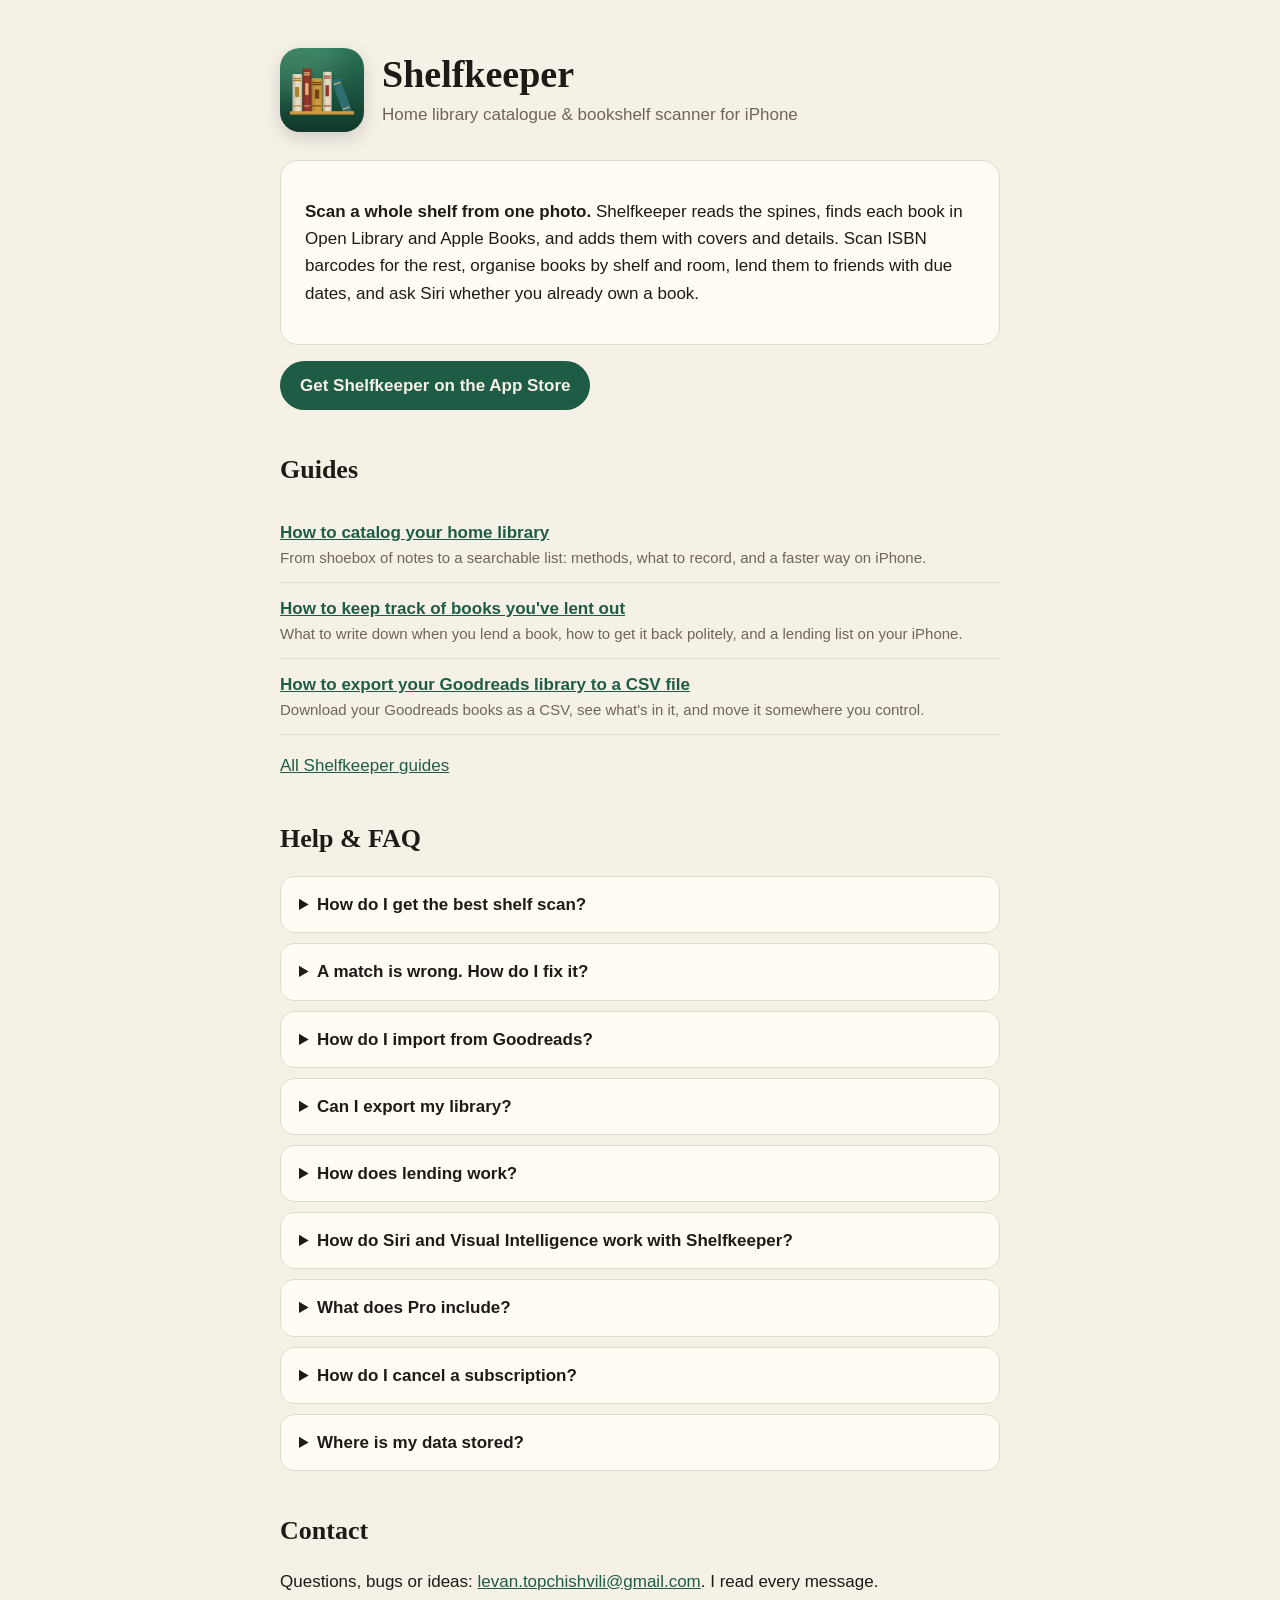
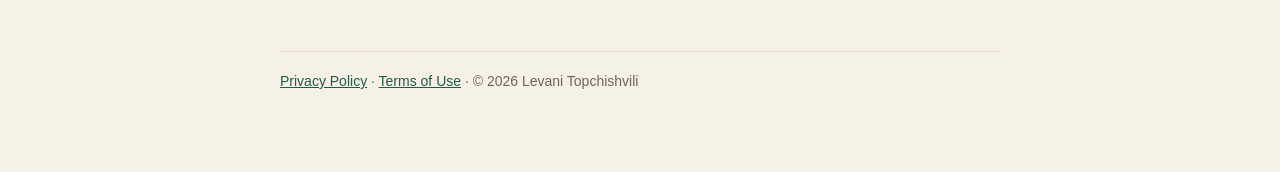
<file: docs/index.html>
<!doctype html>
<html lang="en"><head><meta charset="utf-8"><meta name="viewport" content="width=device-width, initial-scale=1">
<title>Shelfkeeper: Home Library — Help &amp; Support</title>
<meta name="description" content="Shelfkeeper catalogues your home library: scan a whole bookshelf from one photo, scan ISBN barcodes, organise books by shelf and track who borrowed what.">
<link rel="stylesheet" href="style.css">
<meta name="apple-itunes-app" content="app-id=6817833890"></head>
<body><main>
<header><img src="icon.png" alt=""><div><h1>Shelfkeeper</h1><p class="sub">Home library catalogue &amp; bookshelf scanner for iPhone</p></div></header>

<div class="card">
<p><strong>Scan a whole shelf from one photo.</strong> Shelfkeeper reads the spines, finds each book in Open Library and Apple Books, and adds them with covers and details. Scan ISBN barcodes for the rest, organise books by shelf and room, lend them to friends with due dates, and ask Siri whether you already own a book.</p>
</div>
<p class="g-cta-row"><a class="g-cta" href="https://apps.apple.com/app/id6817833890">Get Shelfkeeper on the App Store</a></p>

<h2 id="guides">Guides</h2>
<ul class="g-list">
<li><a href="guides/how-to-catalog-your-home-library.html">How to catalog your home library</a><span>From shoebox of notes to a searchable list: methods, what to record, and a faster way on iPhone.</span></li>
<li><a href="guides/how-to-keep-track-of-books-you-lend.html">How to keep track of books you've lent out</a><span>What to write down when you lend a book, how to get it back politely, and a lending list on your iPhone.</span></li>
<li><a href="guides/how-to-export-your-goodreads-library.html">How to export your Goodreads library to a CSV file</a><span>Download your Goodreads books as a CSV, see what's in it, and move it somewhere you control.</span></li>
</ul>
<p><a href="guides/">All Shelfkeeper guides</a></p>

<h2 id="support">Help &amp; FAQ</h2>
<details><summary>How do I get the best shelf scan?</summary><p>Stand straight in front of the shelf, fill the frame with spines and use good, even light. Five to fifteen spines per photo works best. Books whose spines are hard to read (tiny type, foil on dark cloth) may appear under “Couldn't Identify”; tap Search to pick the right book, or scan its barcode.</p></details>
<details><summary>A match is wrong. How do I fix it?</summary><p>Matches marked “Check” are not selected by default. Touch and hold any result and choose “Not This Book…” to search for the right edition, or untick it before adding. After adding, open the book and use Edit Details.</p></details>
<details><summary>How do I import from Goodreads?</summary><p>On the Goodreads website open My Books › Import and export › Export Library and download the CSV. In Shelfkeeper open Settings › Import from Goodreads and choose the file. Shelves, ratings, read dates and reviews come across; covers download in the background. StoryGraph and LibraryThing exports in Goodreads format work too.</p></details>
<details><summary>Can I export my library?</summary><p>Yes. Settings › Export Library (CSV) creates a Goodreads-compatible file you can open in Numbers or Excel, or import elsewhere.</p></details>
<details><summary>How does lending work?</summary><p>Open a book and tap Lend This Book. Enter who is borrowing it and, optionally, a due date. The Lent Out tab lists every loan, with overdue ones first; swipe left when a book comes back. With Pro you can get a reminder at 10 AM on the due date.</p></details>
<details><summary>How do Siri and Visual Intelligence work with Shelfkeeper?</summary><p>Say “Do I own a book in Shelfkeeper?” or “Who has my book in Shelfkeeper?”. With Visual Intelligence, point your iPhone at a book cover (or take a screenshot of one) and Shelfkeeper's results show whether it's already in your library.</p></details>
<details><summary>What does Pro include?</summary><p>The free version includes up to 50 books and 3 shelf scans. Shelfkeeper Pro unlocks unlimited books, unlimited shelf scans and loan reminders. It's available as a yearly subscription with a 7-day free trial, a monthly subscription, or a one-time lifetime purchase. Restore purchases from Settings on a new iPhone.</p></details>
<details><summary>How do I cancel a subscription?</summary><p>Open the Settings app › your name › Subscriptions › Shelfkeeper Pro. Cancel at least 24 hours before the renewal date.</p></details>
<details><summary>Where is my data stored?</summary><p>On your iPhone, and in your iCloud backup if you use iCloud Backup. There is no Shelfkeeper account or server. See the <a href="privacy.html">privacy policy</a>.</p></details>

<h2>Contact</h2>
<p>Questions, bugs or ideas: <a href="mailto:levan.topchishvili@gmail.com?subject=Shelfkeeper">levan.topchishvili@gmail.com</a>. I read every message.</p>

<footer><a href="privacy.html">Privacy Policy</a> · <a href="https://www.apple.com/legal/internet-services/itunes/dev/stdeula/">Terms of Use</a> · © 2026 Levani Topchishvili</footer>
</main></body></html>
</file>
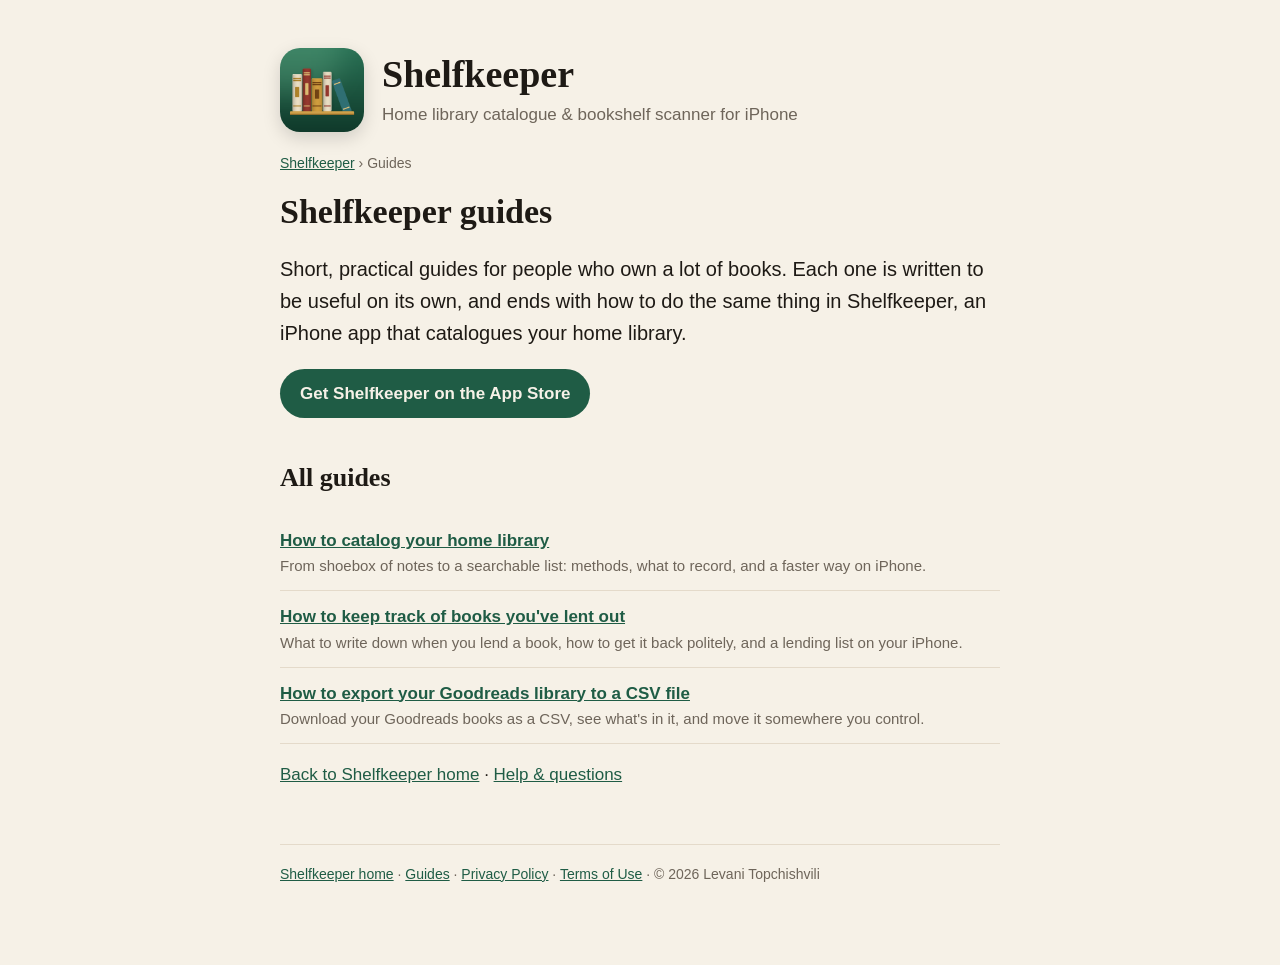
<file: docs/guides/index.html>
<!doctype html>
<html lang="en">
<head>
<meta charset="utf-8">
<meta name="viewport" content="width=device-width, initial-scale=1">
<title>Home Library &amp; Book Collection Guides – Shelfkeeper</title>
<meta name="description" content="Practical guides for book lovers: how to catalog a home library, keep track of books you lend, and export your Goodreads library to a CSV. By the developer.">
<link rel="canonical" href="https://levan2002.github.io/shelfkeeper/guides/">
<link rel="icon" href="../icon.png">
<link rel="stylesheet" href="../style.css">
<meta property="og:type" content="website">
<meta property="og:title" content="Home Library &amp; Book Collection Guides – Shelfkeeper">
<meta property="og:description" content="Practical guides for book lovers: how to catalog a home library, keep track of books you lend, and export your Goodreads library to a CSV. By the developer.">
<meta property="og:url" content="https://levan2002.github.io/shelfkeeper/guides/">
<meta property="og:site_name" content="Shelfkeeper">
<meta name="twitter:card" content="summary">
<meta name="apple-itunes-app" content="app-id=6817833890">
<script type="application/ld+json">
{
 "@context": "https://schema.org",
 "@type": "BreadcrumbList",
 "itemListElement": [
  {
   "@type": "ListItem",
   "position": 1,
   "name": "Shelfkeeper home",
   "item": "https://levan2002.github.io/shelfkeeper/"
  },
  {
   "@type": "ListItem",
   "position": 2,
   "name": "Guides",
   "item": "https://levan2002.github.io/shelfkeeper/guides/"
  }
 ]
}
</script>
<script type="application/ld+json">
{
 "@context": "https://schema.org",
 "@type": "CollectionPage",
 "name": "Shelfkeeper guides",
 "description": "Practical guides for book lovers: how to catalog a home library, keep track of books you lend, and export your Goodreads library to a CSV. By the developer.",
 "url": "https://levan2002.github.io/shelfkeeper/guides/",
 "author": {
  "@type": "Person",
  "name": "Levani Topchishvili"
 },
 "dateModified": "2026-10-05"
}
</script>
</head>
<body class="guide"><main>
<header><img src="../icon.png" alt=""><div><div class="g-brand"><a href="../">Shelfkeeper</a></div><p class="sub">Home library catalogue &amp; bookshelf scanner for iPhone</p></div></header>
<nav class="crumbs" aria-label="Breadcrumb"><a href="../">Shelfkeeper</a> <span aria-hidden="true">›</span> Guides</nav>
<article>
<h1>Shelfkeeper guides</h1>
<p class="lead">Short, practical guides for people who own a lot of books. Each one is written to be useful on its own, and ends with how to do the same thing in Shelfkeeper, an iPhone app that catalogues your home library.</p>
<p class="g-cta-row"><a class="g-cta" href="https://apps.apple.com/app/id6817833890">Get Shelfkeeper on the App Store</a></p>
<h2>All guides</h2>
<ul class="g-list">
<li><a href="how-to-catalog-your-home-library.html">How to catalog your home library</a><span>From shoebox of notes to a searchable list: methods, what to record, and a faster way on iPhone.</span></li>
<li><a href="how-to-keep-track-of-books-you-lend.html">How to keep track of books you&#x27;ve lent out</a><span>What to write down when you lend a book, how to get it back politely, and a lending list on your iPhone.</span></li>
<li><a href="how-to-export-your-goodreads-library.html">How to export your Goodreads library to a CSV file</a><span>Download your Goodreads books as a CSV, see what&#x27;s in it, and move it somewhere you control.</span></li>
</ul>
<p><a href="../">Back to Shelfkeeper home</a> · <a href="../#support">Help &amp; questions</a></p>
</article>
<footer><a href="../">Shelfkeeper home</a> · <a href="./">Guides</a> · <a href="../privacy.html">Privacy Policy</a> · <a href="https://www.apple.com/legal/internet-services/itunes/dev/stdeula/">Terms of Use</a> · © 2026 Levani Topchishvili</footer>
</main></body></html>
</file>
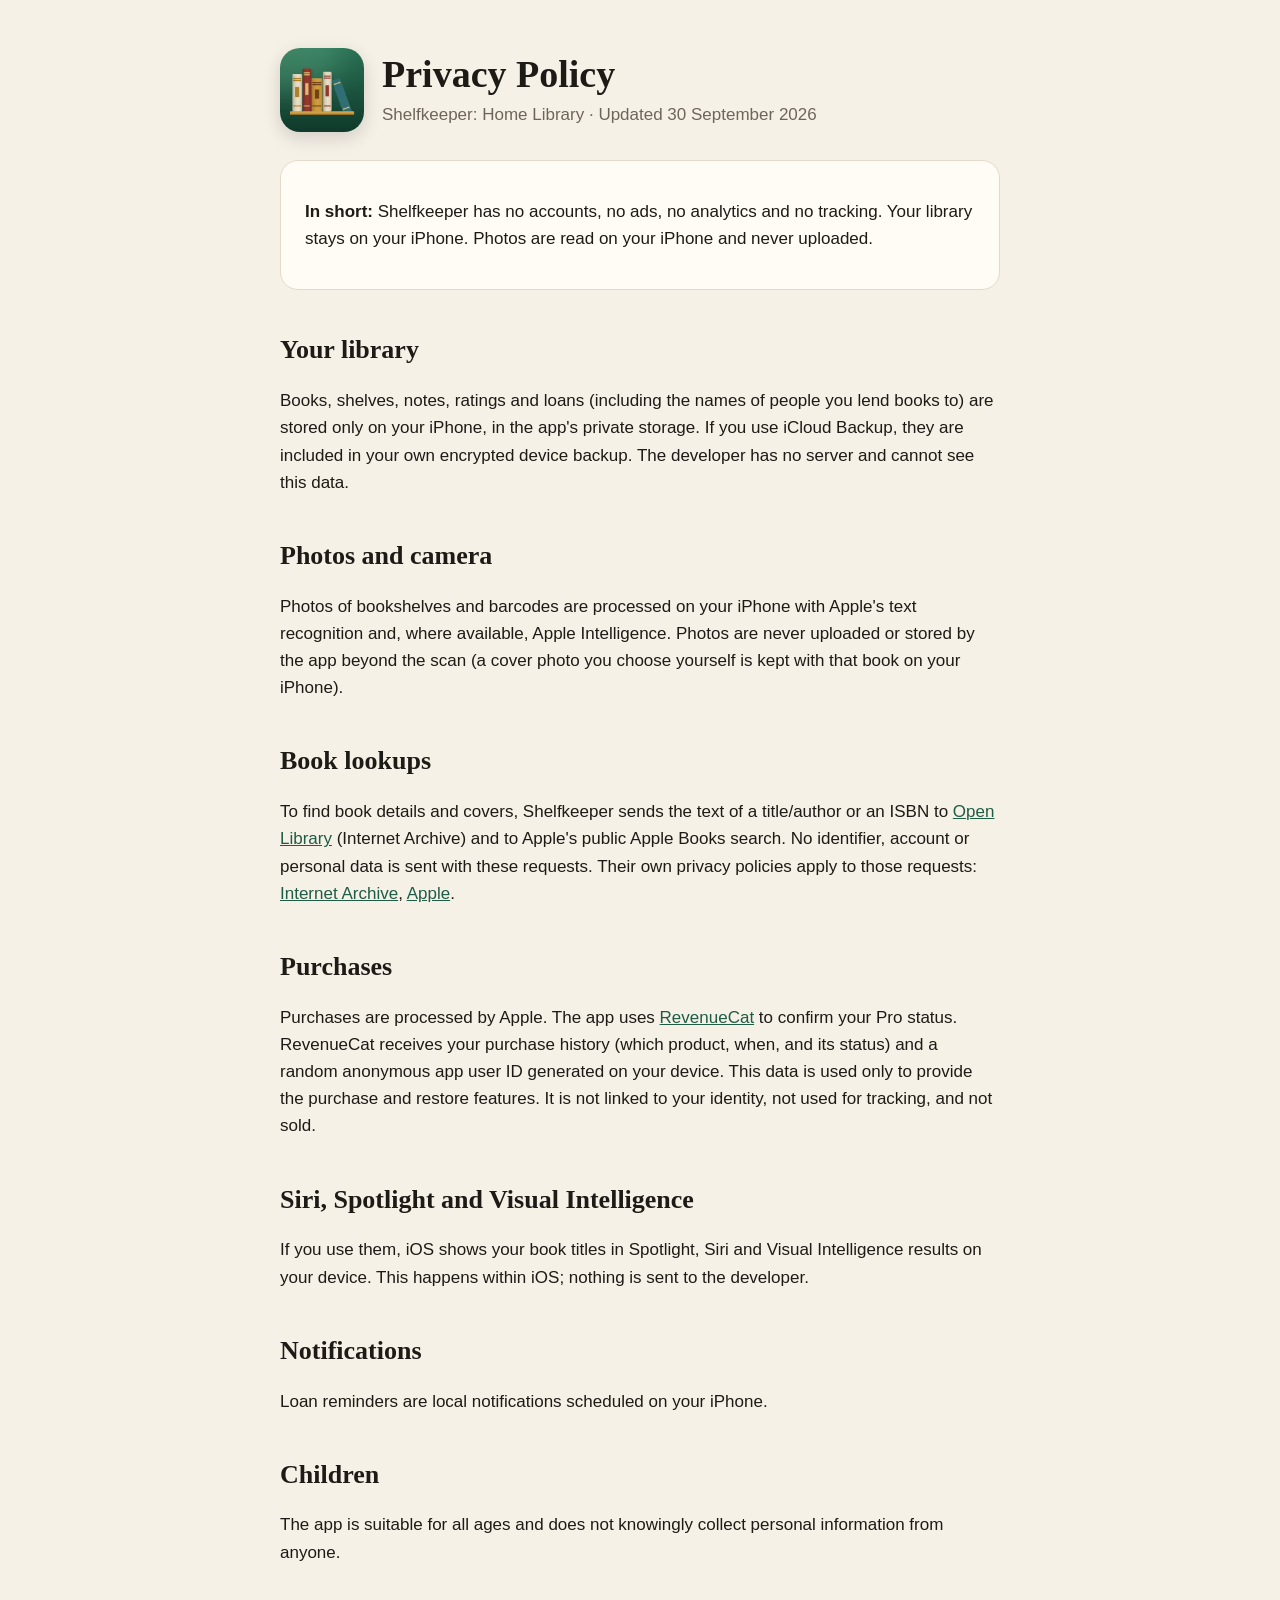
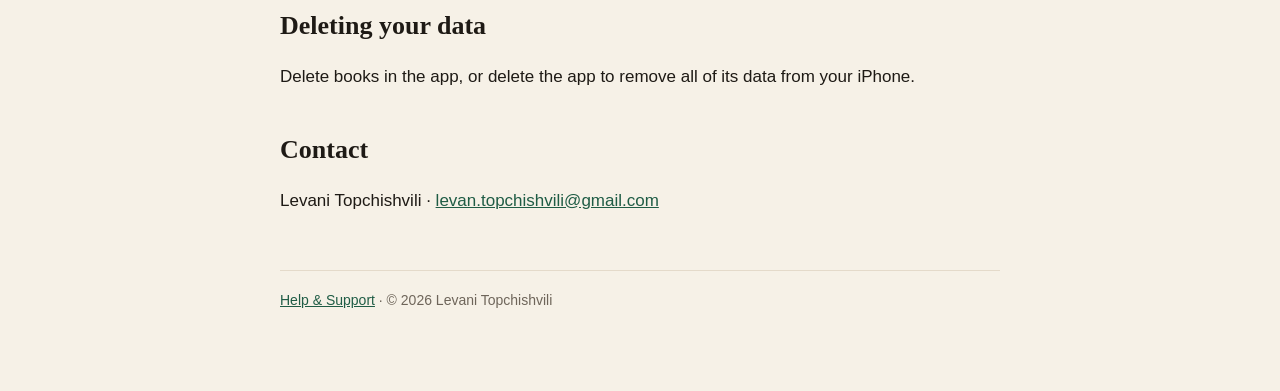
<file: docs/privacy.html>
<!doctype html>
<html lang="en"><head><meta charset="utf-8"><meta name="viewport" content="width=device-width, initial-scale=1">
<title>Shelfkeeper — Privacy Policy</title><link rel="stylesheet" href="style.css"></head>
<body><main>
<header><img src="icon.png" alt=""><div><h1>Privacy Policy</h1><p class="sub">Shelfkeeper: Home Library · Updated 30 September 2026</p></div></header>

<div class="card"><p><strong>In short:</strong> Shelfkeeper has no accounts, no ads, no analytics and no tracking. Your library stays on your iPhone. Photos are read on your iPhone and never uploaded.</p></div>

<h2>Your library</h2>
<p>Books, shelves, notes, ratings and loans (including the names of people you lend books to) are stored only on your iPhone, in the app's private storage. If you use iCloud Backup, they are included in your own encrypted device backup. The developer has no server and cannot see this data.</p>

<h2>Photos and camera</h2>
<p>Photos of bookshelves and barcodes are processed on your iPhone with Apple's text recognition and, where available, Apple Intelligence. Photos are never uploaded or stored by the app beyond the scan (a cover photo you choose yourself is kept with that book on your iPhone).</p>

<h2>Book lookups</h2>
<p>To find book details and covers, Shelfkeeper sends the text of a title/author or an ISBN to <a href="https://openlibrary.org/">Open Library</a> (Internet Archive) and to Apple's public Apple Books search. No identifier, account or personal data is sent with these requests. Their own privacy policies apply to those requests: <a href="https://archive.org/about/terms.php">Internet Archive</a>, <a href="https://www.apple.com/legal/privacy/">Apple</a>.</p>

<h2>Purchases</h2>
<p>Purchases are processed by Apple. The app uses <a href="https://www.revenuecat.com/privacy">RevenueCat</a> to confirm your Pro status. RevenueCat receives your purchase history (which product, when, and its status) and a random anonymous app user ID generated on your device. This data is used only to provide the purchase and restore features. It is not linked to your identity, not used for tracking, and not sold.</p>

<h2>Siri, Spotlight and Visual Intelligence</h2>
<p>If you use them, iOS shows your book titles in Spotlight, Siri and Visual Intelligence results on your device. This happens within iOS; nothing is sent to the developer.</p>

<h2>Notifications</h2>
<p>Loan reminders are local notifications scheduled on your iPhone.</p>

<h2>Children</h2>
<p>The app is suitable for all ages and does not knowingly collect personal information from anyone.</p>

<h2>Deleting your data</h2>
<p>Delete books in the app, or delete the app to remove all of its data from your iPhone.</p>

<h2>Contact</h2>
<p>Levani Topchishvili · <a href="mailto:levan.topchishvili@gmail.com?subject=Shelfkeeper%20privacy">levan.topchishvili@gmail.com</a></p>
<footer><a href="index.html">Help &amp; Support</a> · © 2026 Levani Topchishvili</footer>
</main></body></html>
</file>
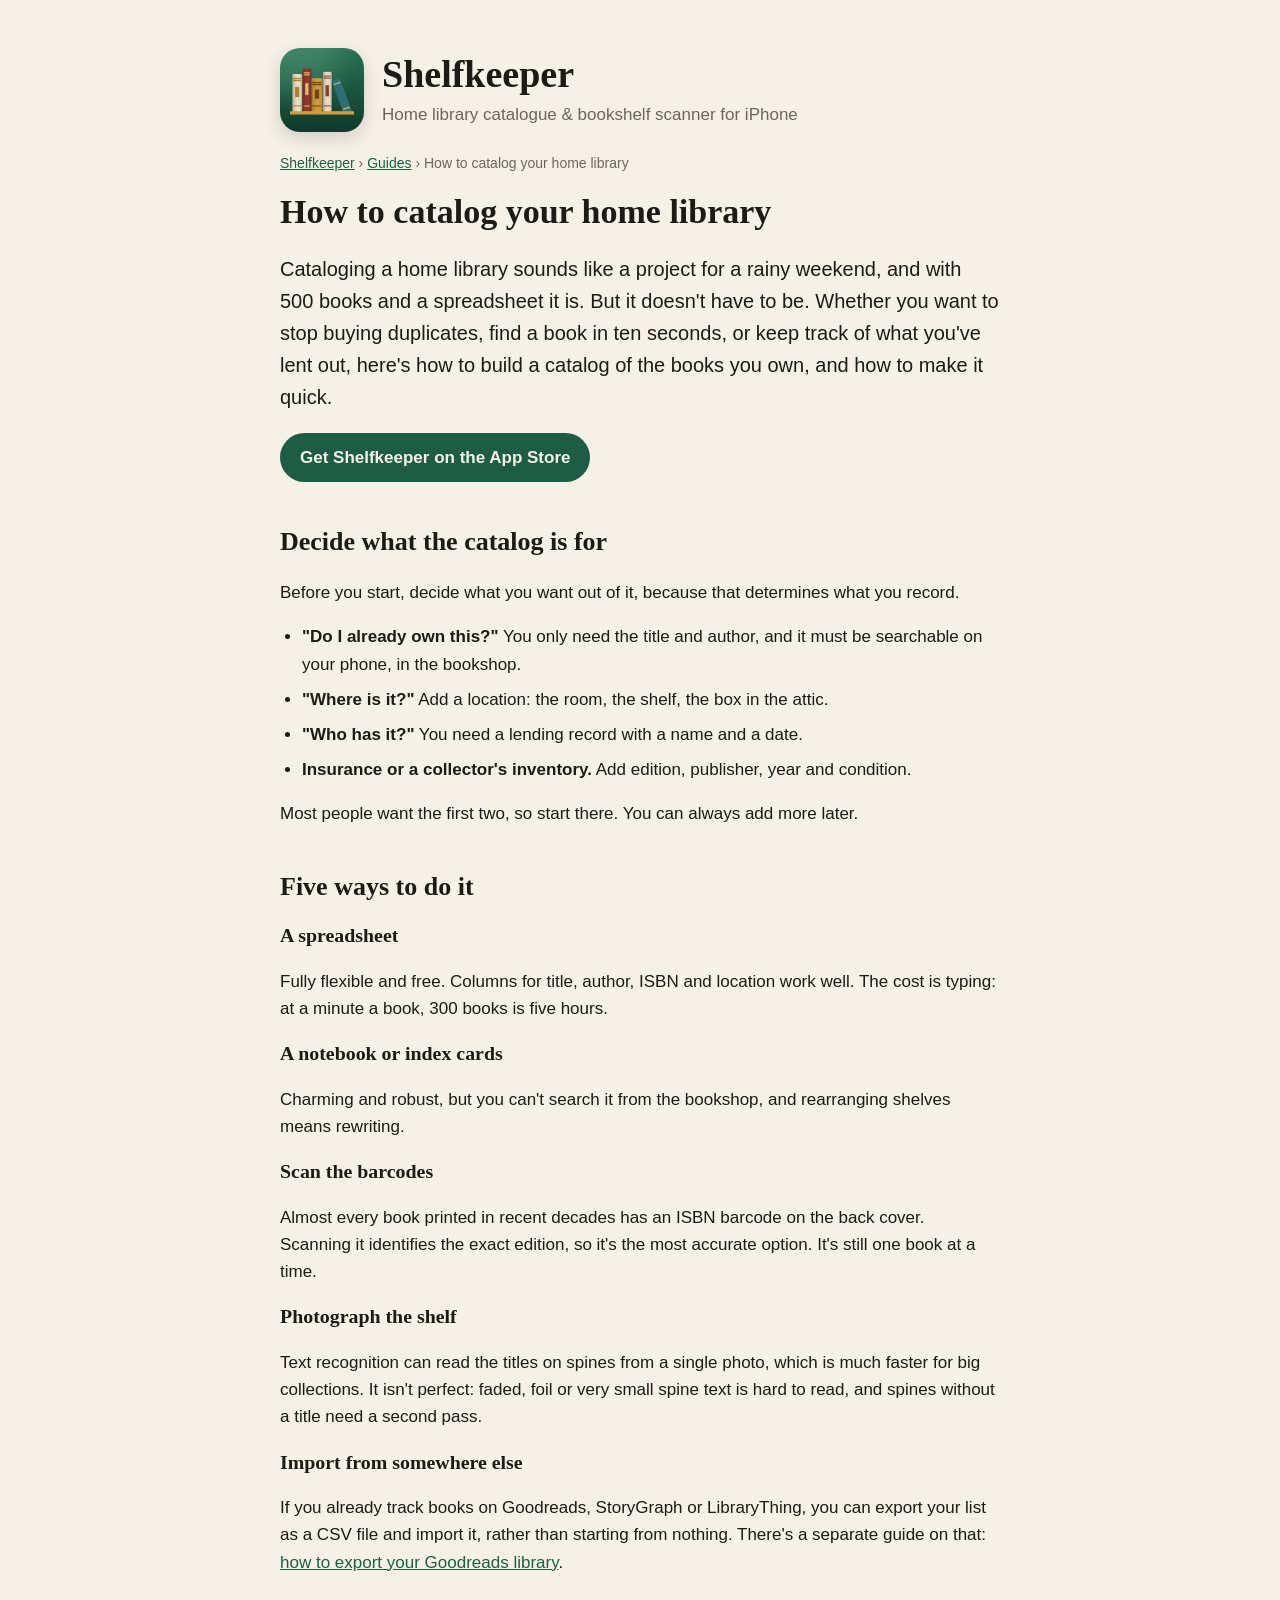
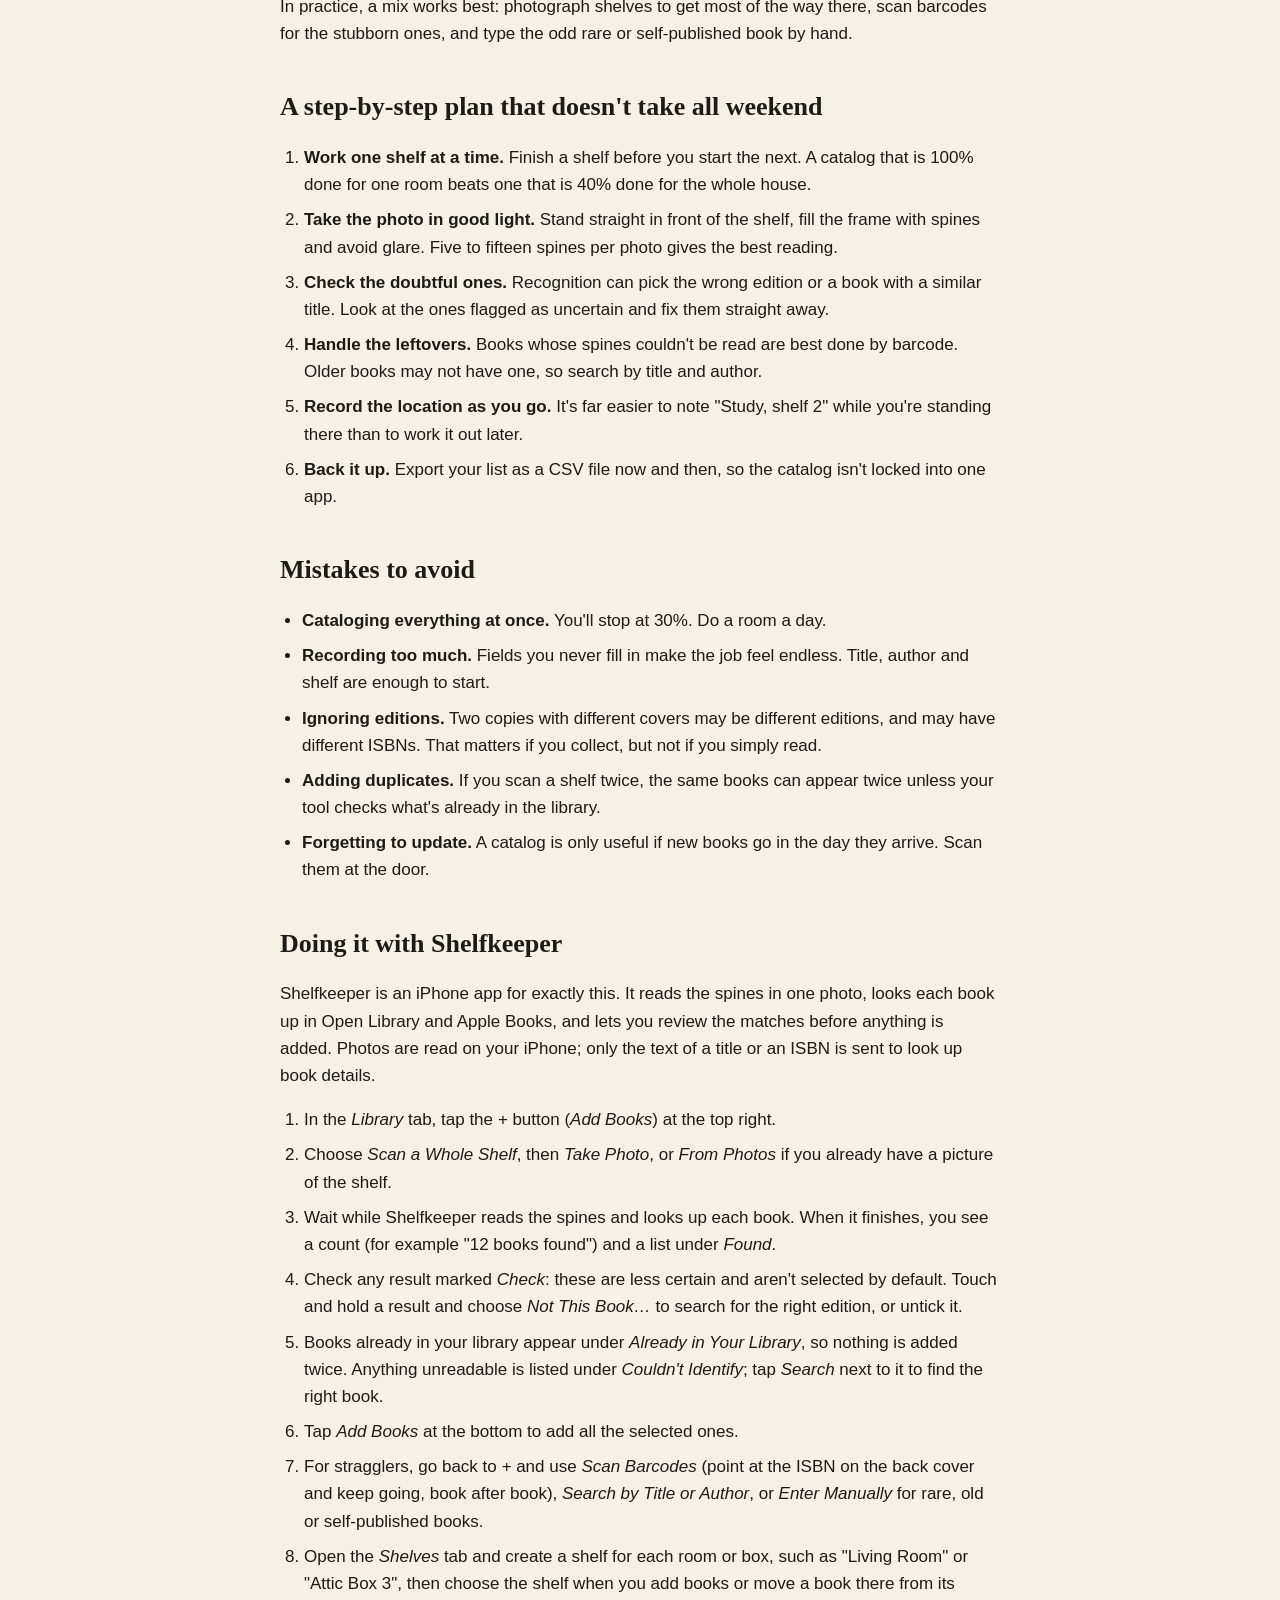
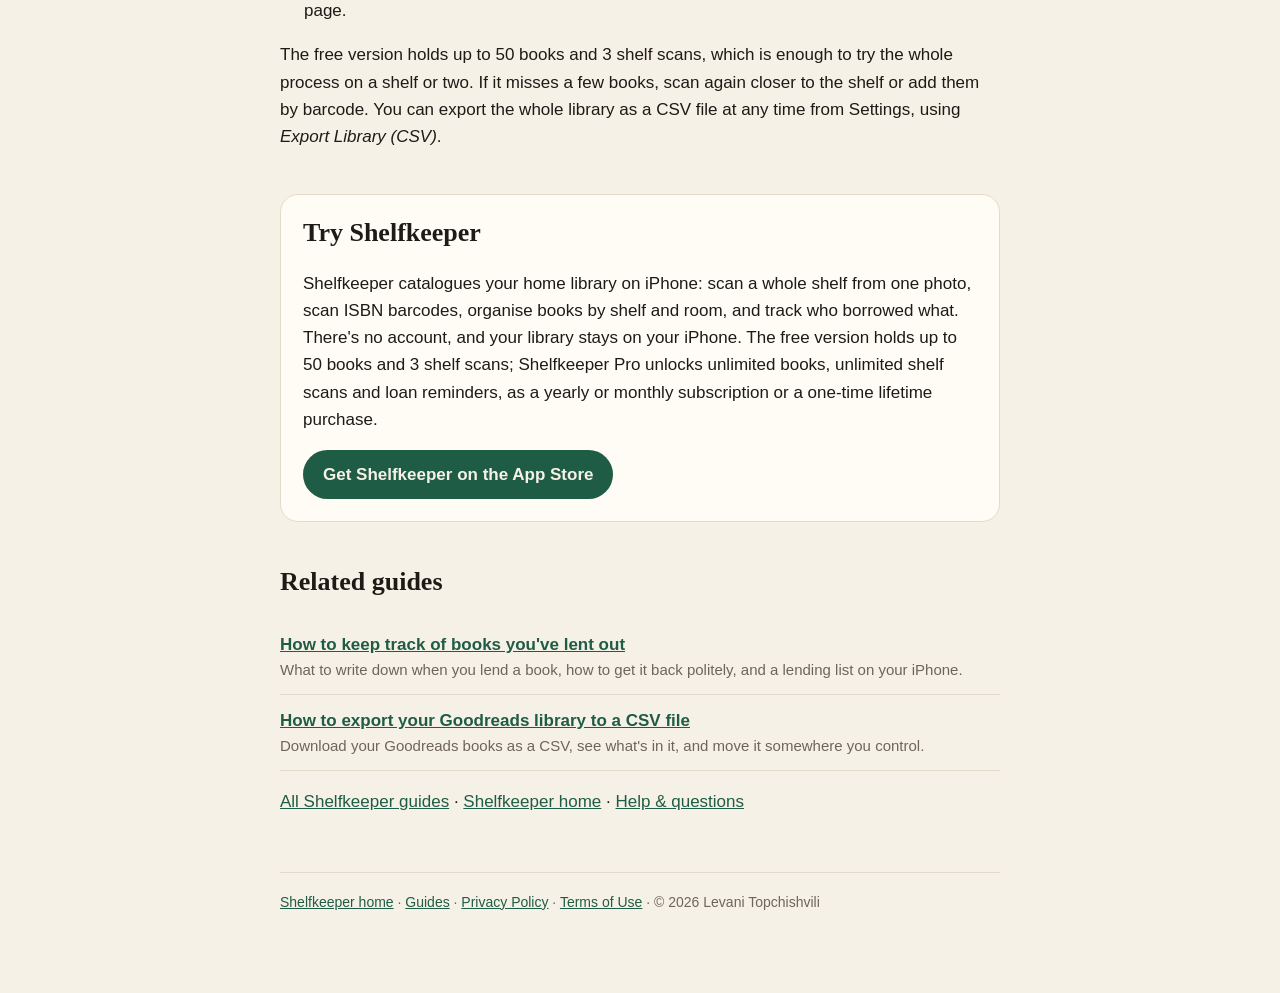
<file: docs/guides/how-to-catalog-your-home-library.html>
<!doctype html>
<html lang="en">
<head>
<meta charset="utf-8">
<meta name="viewport" content="width=device-width, initial-scale=1">
<title>How to Catalog Your Home Library (Fast) – Shelfkeeper</title>
<meta name="description" content="Want a list of every book you own? Ways to catalog a home library, what to record, mistakes to avoid, and how to do it fast on iPhone with Shelfkeeper.">
<link rel="canonical" href="https://levan2002.github.io/shelfkeeper/guides/how-to-catalog-your-home-library.html">
<link rel="icon" href="../icon.png">
<link rel="stylesheet" href="../style.css">
<meta property="og:type" content="article">
<meta property="og:title" content="How to Catalog Your Home Library (Fast) – Shelfkeeper">
<meta property="og:description" content="Want a list of every book you own? Ways to catalog a home library, what to record, mistakes to avoid, and how to do it fast on iPhone with Shelfkeeper.">
<meta property="og:url" content="https://levan2002.github.io/shelfkeeper/guides/how-to-catalog-your-home-library.html">
<meta property="og:site_name" content="Shelfkeeper">
<meta name="twitter:card" content="summary">
<meta name="apple-itunes-app" content="app-id=6817833890">
<script type="application/ld+json">
{
 "@context": "https://schema.org",
 "@type": "Article",
 "headline": "How to catalog your home library",
 "description": "Want a list of every book you own? Ways to catalog a home library, what to record, mistakes to avoid, and how to do it fast on iPhone with Shelfkeeper.",
 "author": {
  "@type": "Person",
  "name": "Levani Topchishvili"
 },
 "publisher": {
  "@type": "Person",
  "name": "Levani Topchishvili"
 },
 "datePublished": "2026-10-05",
 "dateModified": "2026-10-05",
 "mainEntityOfPage": "https://levan2002.github.io/shelfkeeper/guides/how-to-catalog-your-home-library.html"
}
</script>
<script type="application/ld+json">
{
 "@context": "https://schema.org",
 "@type": "BreadcrumbList",
 "itemListElement": [
  {
   "@type": "ListItem",
   "position": 1,
   "name": "Shelfkeeper home",
   "item": "https://levan2002.github.io/shelfkeeper/"
  },
  {
   "@type": "ListItem",
   "position": 2,
   "name": "Guides",
   "item": "https://levan2002.github.io/shelfkeeper/guides/"
  },
  {
   "@type": "ListItem",
   "position": 3,
   "name": "How to catalog your home library",
   "item": "https://levan2002.github.io/shelfkeeper/guides/how-to-catalog-your-home-library.html"
  }
 ]
}
</script>
</head>
<body class="guide"><main>
<header><img src="../icon.png" alt=""><div><div class="g-brand"><a href="../">Shelfkeeper</a></div><p class="sub">Home library catalogue &amp; bookshelf scanner for iPhone</p></div></header>
<nav class="crumbs" aria-label="Breadcrumb"><a href="../">Shelfkeeper</a> <span aria-hidden="true">›</span> <a href="./">Guides</a> <span aria-hidden="true">›</span> How to catalog your home library</nav>
<article>
<h1>How to catalog your home library</h1>
<p class="lead">Cataloging a home library sounds like a project for a rainy weekend, and with 500 books and a spreadsheet it is. But it doesn't have to be. Whether you want to stop buying duplicates, find a book in ten seconds, or keep track of what you've lent out, here's how to build a catalog of the books you own, and how to make it quick.</p>
<p class="g-cta-row"><a class="g-cta" href="https://apps.apple.com/app/id6817833890">Get Shelfkeeper on the App Store</a></p>

<h2>Decide what the catalog is for</h2>
<p>Before you start, decide what you want out of it, because that determines what you record.</p>
<ul class="tips">
<li><strong>"Do I already own this?"</strong> You only need the title and author, and it must be searchable on your phone, in the bookshop.</li>
<li><strong>"Where is it?"</strong> Add a location: the room, the shelf, the box in the attic.</li>
<li><strong>"Who has it?"</strong> You need a lending record with a name and a date.</li>
<li><strong>Insurance or a collector's inventory.</strong> Add edition, publisher, year and condition.</li>
</ul>
<p>Most people want the first two, so start there. You can always add more later.</p>

<h2>Five ways to do it</h2>
<h3>A spreadsheet</h3>
<p>Fully flexible and free. Columns for title, author, ISBN and location work well. The cost is typing: at a minute a book, 300 books is five hours.</p>
<h3>A notebook or index cards</h3>
<p>Charming and robust, but you can't search it from the bookshop, and rearranging shelves means rewriting.</p>
<h3>Scan the barcodes</h3>
<p>Almost every book printed in recent decades has an ISBN barcode on the back cover. Scanning it identifies the exact edition, so it's the most accurate option. It's still one book at a time.</p>
<h3>Photograph the shelf</h3>
<p>Text recognition can read the titles on spines from a single photo, which is much faster for big collections. It isn't perfect: faded, foil or very small spine text is hard to read, and spines without a title need a second pass.</p>
<h3>Import from somewhere else</h3>
<p>If you already track books on Goodreads, StoryGraph or LibraryThing, you can export your list as a CSV file and import it, rather than starting from nothing. There's a separate guide on that: <a href="how-to-export-your-goodreads-library.html">how to export your Goodreads library</a>.</p>
<p>In practice, a mix works best: photograph shelves to get most of the way there, scan barcodes for the stubborn ones, and type the odd rare or self-published book by hand.</p>

<h2>A step-by-step plan that doesn't take all weekend</h2>
<ol class="steps">
<li><strong>Work one shelf at a time.</strong> Finish a shelf before you start the next. A catalog that is 100% done for one room beats one that is 40% done for the whole house.</li>
<li><strong>Take the photo in good light.</strong> Stand straight in front of the shelf, fill the frame with spines and avoid glare. Five to fifteen spines per photo gives the best reading.</li>
<li><strong>Check the doubtful ones.</strong> Recognition can pick the wrong edition or a book with a similar title. Look at the ones flagged as uncertain and fix them straight away.</li>
<li><strong>Handle the leftovers.</strong> Books whose spines couldn't be read are best done by barcode. Older books may not have one, so search by title and author.</li>
<li><strong>Record the location as you go.</strong> It's far easier to note "Study, shelf 2" while you're standing there than to work it out later.</li>
<li><strong>Back it up.</strong> Export your list as a CSV file now and then, so the catalog isn't locked into one app.</li>
</ol>

<h2>Mistakes to avoid</h2>
<ul class="tips">
<li><strong>Cataloging everything at once.</strong> You'll stop at 30%. Do a room a day.</li>
<li><strong>Recording too much.</strong> Fields you never fill in make the job feel endless. Title, author and shelf are enough to start.</li>
<li><strong>Ignoring editions.</strong> Two copies with different covers may be different editions, and may have different ISBNs. That matters if you collect, but not if you simply read.</li>
<li><strong>Adding duplicates.</strong> If you scan a shelf twice, the same books can appear twice unless your tool checks what's already in the library.</li>
<li><strong>Forgetting to update.</strong> A catalog is only useful if new books go in the day they arrive. Scan them at the door.</li>
</ul>

<h2>Doing it with Shelfkeeper</h2>
<p>Shelfkeeper is an iPhone app for exactly this. It reads the spines in one photo, looks each book up in Open Library and Apple Books, and lets you review the matches before anything is added. Photos are read on your iPhone; only the text of a title or an ISBN is sent to look up book details.</p>
<ol class="steps">
<li>In the <em>Library</em> tab, tap the <em>+</em> button (<em>Add Books</em>) at the top right.</li>
<li>Choose <em>Scan a Whole Shelf</em>, then <em>Take Photo</em>, or <em>From Photos</em> if you already have a picture of the shelf.</li>
<li>Wait while Shelfkeeper reads the spines and looks up each book. When it finishes, you see a count (for example "12 books found") and a list under <em>Found</em>.</li>
<li>Check any result marked <em>Check</em>: these are less certain and aren't selected by default. Touch and hold a result and choose <em>Not This Book…</em> to search for the right edition, or untick it.</li>
<li>Books already in your library appear under <em>Already in Your Library</em>, so nothing is added twice. Anything unreadable is listed under <em>Couldn't Identify</em>; tap <em>Search</em> next to it to find the right book.</li>
<li>Tap <em>Add Books</em> at the bottom to add all the selected ones.</li>
<li>For stragglers, go back to <em>+</em> and use <em>Scan Barcodes</em> (point at the ISBN on the back cover and keep going, book after book), <em>Search by Title or Author</em>, or <em>Enter Manually</em> for rare, old or self-published books.</li>
<li>Open the <em>Shelves</em> tab and create a shelf for each room or box, such as "Living Room" or "Attic Box 3", then choose the shelf when you add books or move a book there from its page.</li>
</ol>
<p>The free version holds up to 50 books and 3 shelf scans, which is enough to try the whole process on a shelf or two. If it misses a few books, scan again closer to the shelf or add them by barcode. You can export the whole library as a CSV file at any time from Settings, using <em>Export Library (CSV)</em>.</p>

<section class="g-end">
<h2>Try Shelfkeeper</h2>
<p>Shelfkeeper catalogues your home library on iPhone: scan a whole shelf from one photo, scan ISBN barcodes, organise books by shelf and room, and track who borrowed what. There's no account, and your library stays on your iPhone. The free version holds up to 50 books and 3 shelf scans; Shelfkeeper Pro unlocks unlimited books, unlimited shelf scans and loan reminders, as a yearly or monthly subscription or a one-time lifetime purchase.</p>
<p class="g-cta-row"><a class="g-cta" href="https://apps.apple.com/app/id6817833890">Get Shelfkeeper on the App Store</a></p>
</section>
<aside class="g-related">
<h2>Related guides</h2>
<ul>
<li><a href="how-to-keep-track-of-books-you-lend.html">How to keep track of books you&#x27;ve lent out</a><span>What to write down when you lend a book, how to get it back politely, and a lending list on your iPhone.</span></li>
<li><a href="how-to-export-your-goodreads-library.html">How to export your Goodreads library to a CSV file</a><span>Download your Goodreads books as a CSV, see what&#x27;s in it, and move it somewhere you control.</span></li>
</ul>
<p><a href="./">All Shelfkeeper guides</a> · <a href="../">Shelfkeeper home</a> · <a href="../#support">Help &amp; questions</a></p>
</aside>
</article>
<footer><a href="../">Shelfkeeper home</a> · <a href="./">Guides</a> · <a href="../privacy.html">Privacy Policy</a> · <a href="https://www.apple.com/legal/internet-services/itunes/dev/stdeula/">Terms of Use</a> · © 2026 Levani Topchishvili</footer>
</main></body></html>
</file>
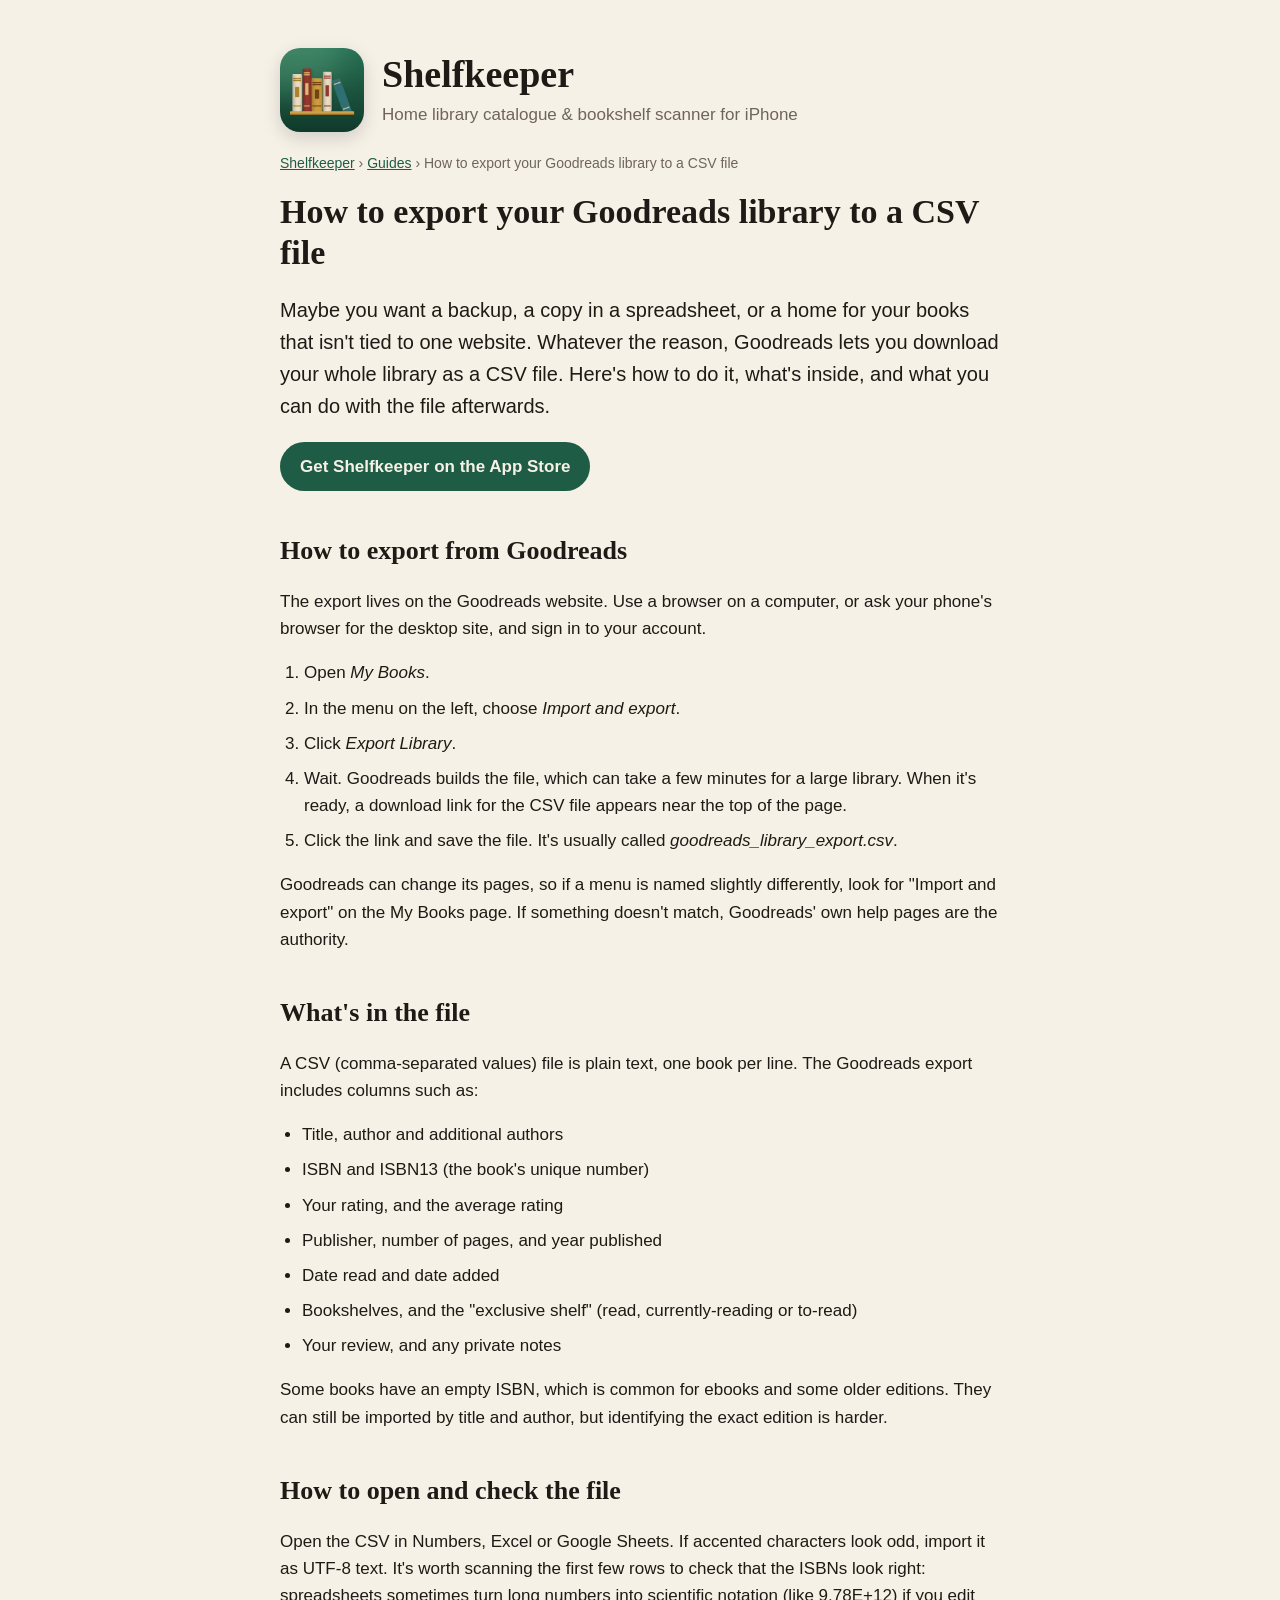
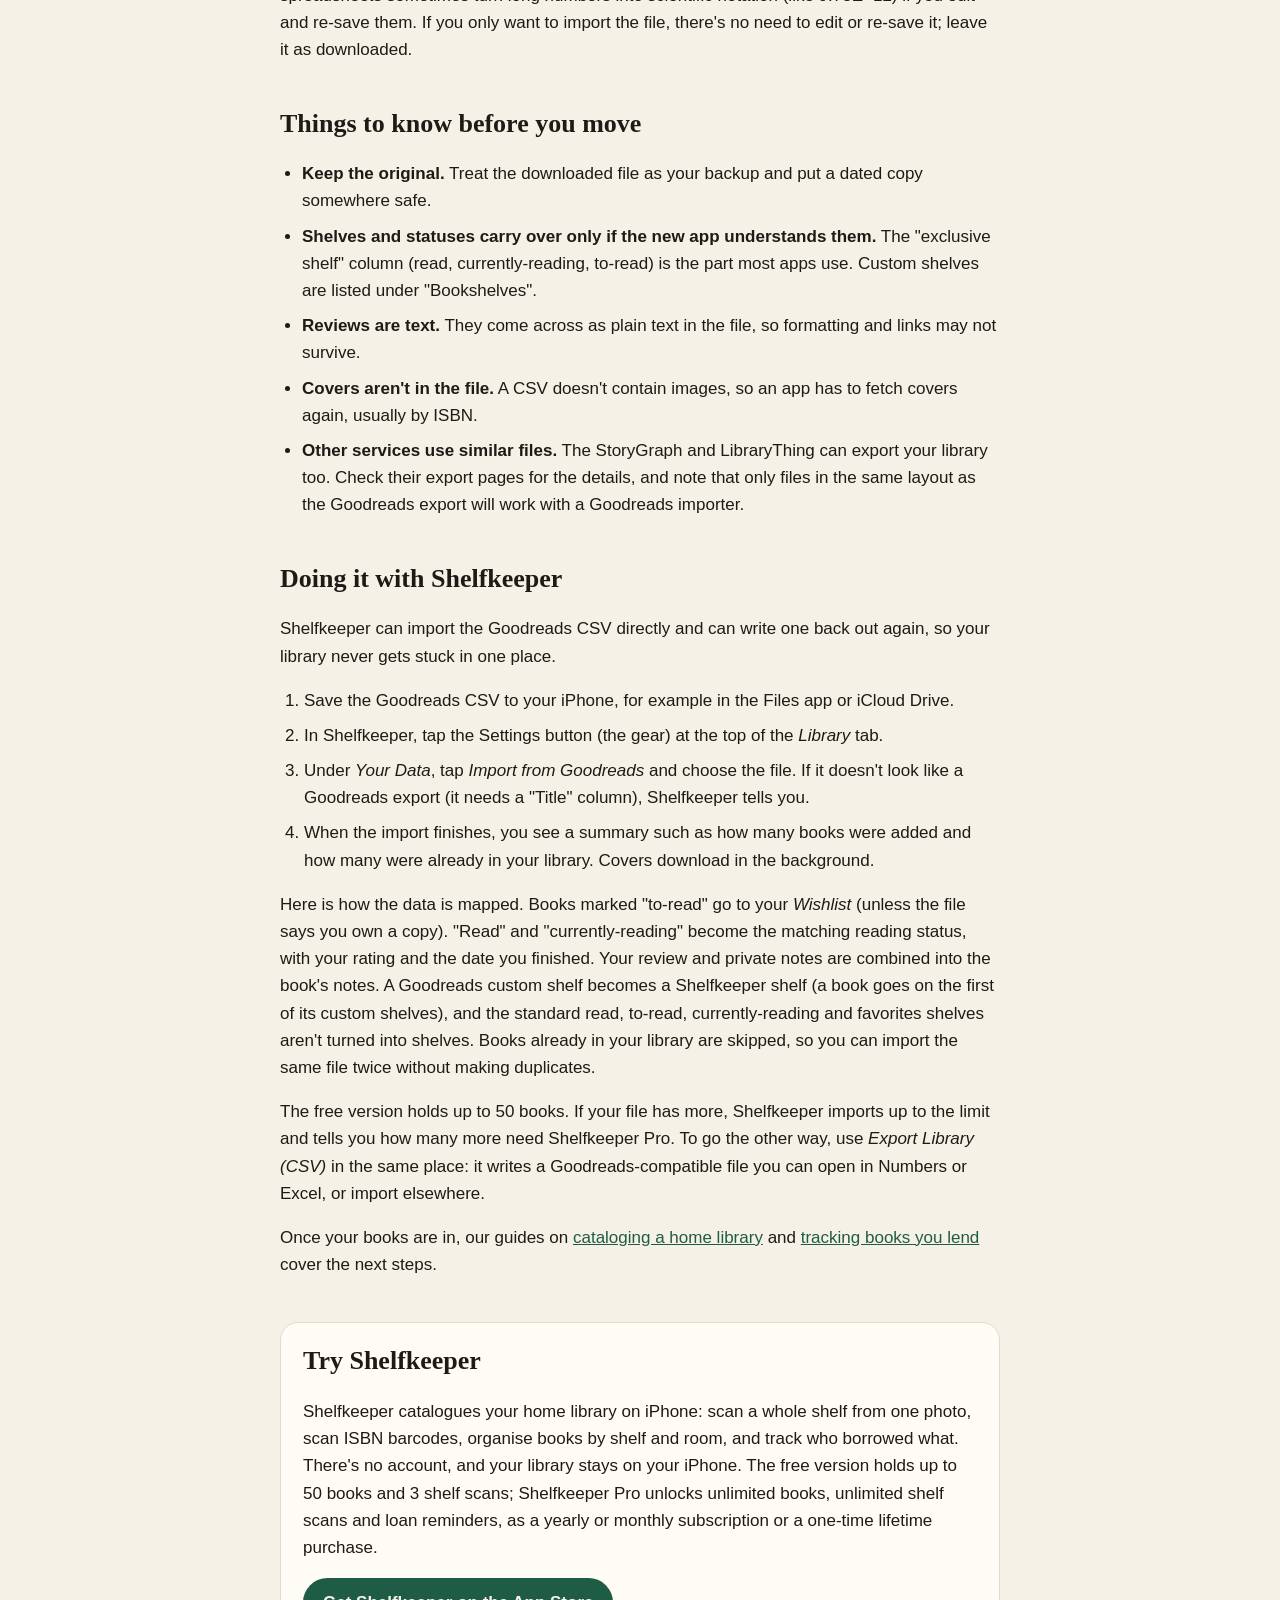
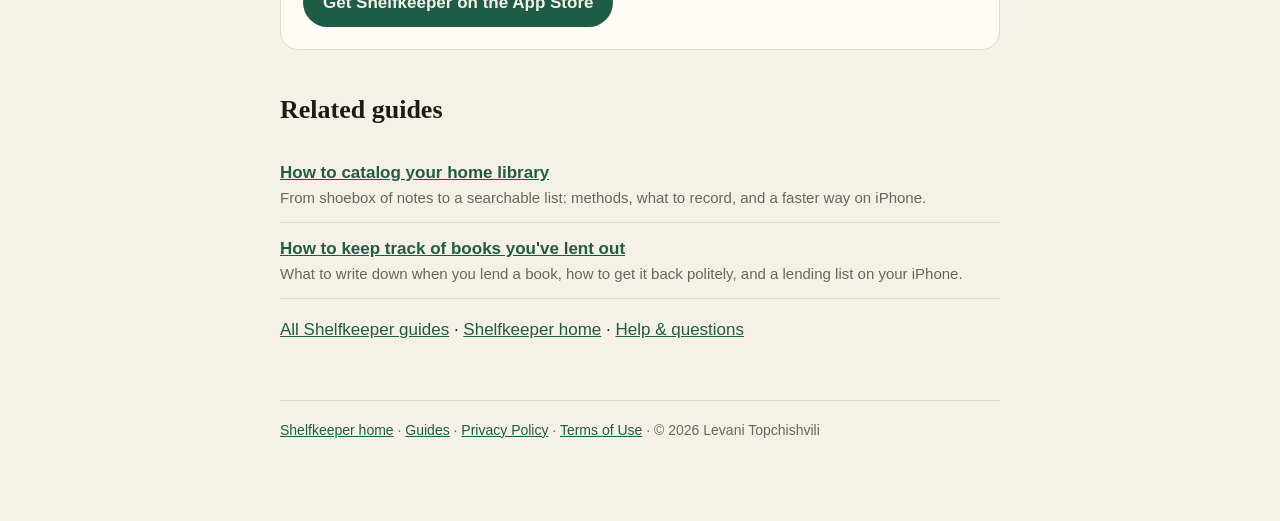
<file: docs/guides/how-to-export-your-goodreads-library.html>
<!doctype html>
<html lang="en">
<head>
<meta charset="utf-8">
<meta name="viewport" content="width=device-width, initial-scale=1">
<title>How to Export Your Goodreads Library to CSV – Shelfkeeper</title>
<meta name="description" content="Step by step: export your Goodreads library as a CSV file, what the file contains, how to open it, and how to import it into another app such as Shelfkeeper.">
<link rel="canonical" href="https://levan2002.github.io/shelfkeeper/guides/how-to-export-your-goodreads-library.html">
<link rel="icon" href="../icon.png">
<link rel="stylesheet" href="../style.css">
<meta property="og:type" content="article">
<meta property="og:title" content="How to Export Your Goodreads Library to CSV – Shelfkeeper">
<meta property="og:description" content="Step by step: export your Goodreads library as a CSV file, what the file contains, how to open it, and how to import it into another app such as Shelfkeeper.">
<meta property="og:url" content="https://levan2002.github.io/shelfkeeper/guides/how-to-export-your-goodreads-library.html">
<meta property="og:site_name" content="Shelfkeeper">
<meta name="twitter:card" content="summary">
<meta name="apple-itunes-app" content="app-id=6817833890">
<script type="application/ld+json">
{
 "@context": "https://schema.org",
 "@type": "Article",
 "headline": "How to export your Goodreads library to a CSV file",
 "description": "Step by step: export your Goodreads library as a CSV file, what the file contains, how to open it, and how to import it into another app such as Shelfkeeper.",
 "author": {
  "@type": "Person",
  "name": "Levani Topchishvili"
 },
 "publisher": {
  "@type": "Person",
  "name": "Levani Topchishvili"
 },
 "datePublished": "2026-10-05",
 "dateModified": "2026-10-05",
 "mainEntityOfPage": "https://levan2002.github.io/shelfkeeper/guides/how-to-export-your-goodreads-library.html"
}
</script>
<script type="application/ld+json">
{
 "@context": "https://schema.org",
 "@type": "BreadcrumbList",
 "itemListElement": [
  {
   "@type": "ListItem",
   "position": 1,
   "name": "Shelfkeeper home",
   "item": "https://levan2002.github.io/shelfkeeper/"
  },
  {
   "@type": "ListItem",
   "position": 2,
   "name": "Guides",
   "item": "https://levan2002.github.io/shelfkeeper/guides/"
  },
  {
   "@type": "ListItem",
   "position": 3,
   "name": "How to export your Goodreads library to a CSV file",
   "item": "https://levan2002.github.io/shelfkeeper/guides/how-to-export-your-goodreads-library.html"
  }
 ]
}
</script>
</head>
<body class="guide"><main>
<header><img src="../icon.png" alt=""><div><div class="g-brand"><a href="../">Shelfkeeper</a></div><p class="sub">Home library catalogue &amp; bookshelf scanner for iPhone</p></div></header>
<nav class="crumbs" aria-label="Breadcrumb"><a href="../">Shelfkeeper</a> <span aria-hidden="true">›</span> <a href="./">Guides</a> <span aria-hidden="true">›</span> How to export your Goodreads library to a CSV file</nav>
<article>
<h1>How to export your Goodreads library to a CSV file</h1>
<p class="lead">Maybe you want a backup, a copy in a spreadsheet, or a home for your books that isn't tied to one website. Whatever the reason, Goodreads lets you download your whole library as a CSV file. Here's how to do it, what's inside, and what you can do with the file afterwards.</p>
<p class="g-cta-row"><a class="g-cta" href="https://apps.apple.com/app/id6817833890">Get Shelfkeeper on the App Store</a></p>

<h2>How to export from Goodreads</h2>
<p>The export lives on the Goodreads website. Use a browser on a computer, or ask your phone's browser for the desktop site, and sign in to your account.</p>
<ol class="steps">
<li>Open <em>My Books</em>.</li>
<li>In the menu on the left, choose <em>Import and export</em>.</li>
<li>Click <em>Export Library</em>.</li>
<li>Wait. Goodreads builds the file, which can take a few minutes for a large library. When it's ready, a download link for the CSV file appears near the top of the page.</li>
<li>Click the link and save the file. It's usually called <em>goodreads_library_export.csv</em>.</li>
</ol>
<p>Goodreads can change its pages, so if a menu is named slightly differently, look for "Import and export" on the My Books page. If something doesn't match, Goodreads' own help pages are the authority.</p>

<h2>What's in the file</h2>
<p>A CSV (comma-separated values) file is plain text, one book per line. The Goodreads export includes columns such as:</p>
<ul class="tips">
<li>Title, author and additional authors</li>
<li>ISBN and ISBN13 (the book's unique number)</li>
<li>Your rating, and the average rating</li>
<li>Publisher, number of pages, and year published</li>
<li>Date read and date added</li>
<li>Bookshelves, and the "exclusive shelf" (read, currently-reading or to-read)</li>
<li>Your review, and any private notes</li>
</ul>
<p>Some books have an empty ISBN, which is common for ebooks and some older editions. They can still be imported by title and author, but identifying the exact edition is harder.</p>

<h2>How to open and check the file</h2>
<p>Open the CSV in Numbers, Excel or Google Sheets. If accented characters look odd, import it as UTF-8 text. It's worth scanning the first few rows to check that the ISBNs look right: spreadsheets sometimes turn long numbers into scientific notation (like 9.78E+12) if you edit and re-save them. If you only want to import the file, there's no need to edit or re-save it; leave it as downloaded.</p>

<h2>Things to know before you move</h2>
<ul class="tips">
<li><strong>Keep the original.</strong> Treat the downloaded file as your backup and put a dated copy somewhere safe.</li>
<li><strong>Shelves and statuses carry over only if the new app understands them.</strong> The "exclusive shelf" column (read, currently-reading, to-read) is the part most apps use. Custom shelves are listed under "Bookshelves".</li>
<li><strong>Reviews are text.</strong> They come across as plain text in the file, so formatting and links may not survive.</li>
<li><strong>Covers aren't in the file.</strong> A CSV doesn't contain images, so an app has to fetch covers again, usually by ISBN.</li>
<li><strong>Other services use similar files.</strong> The StoryGraph and LibraryThing can export your library too. Check their export pages for the details, and note that only files in the same layout as the Goodreads export will work with a Goodreads importer.</li>
</ul>

<h2>Doing it with Shelfkeeper</h2>
<p>Shelfkeeper can import the Goodreads CSV directly and can write one back out again, so your library never gets stuck in one place.</p>
<ol class="steps">
<li>Save the Goodreads CSV to your iPhone, for example in the Files app or iCloud Drive.</li>
<li>In Shelfkeeper, tap the Settings button (the gear) at the top of the <em>Library</em> tab.</li>
<li>Under <em>Your Data</em>, tap <em>Import from Goodreads</em> and choose the file. If it doesn't look like a Goodreads export (it needs a "Title" column), Shelfkeeper tells you.</li>
<li>When the import finishes, you see a summary such as how many books were added and how many were already in your library. Covers download in the background.</li>
</ol>
<p>Here is how the data is mapped. Books marked "to-read" go to your <em>Wishlist</em> (unless the file says you own a copy). "Read" and "currently-reading" become the matching reading status, with your rating and the date you finished. Your review and private notes are combined into the book's notes. A Goodreads custom shelf becomes a Shelfkeeper shelf (a book goes on the first of its custom shelves), and the standard read, to-read, currently-reading and favorites shelves aren't turned into shelves. Books already in your library are skipped, so you can import the same file twice without making duplicates.</p>
<p>The free version holds up to 50 books. If your file has more, Shelfkeeper imports up to the limit and tells you how many more need Shelfkeeper Pro. To go the other way, use <em>Export Library (CSV)</em> in the same place: it writes a Goodreads-compatible file you can open in Numbers or Excel, or import elsewhere.</p>
<p>Once your books are in, our guides on <a href="how-to-catalog-your-home-library.html">cataloging a home library</a> and <a href="how-to-keep-track-of-books-you-lend.html">tracking books you lend</a> cover the next steps.</p>

<section class="g-end">
<h2>Try Shelfkeeper</h2>
<p>Shelfkeeper catalogues your home library on iPhone: scan a whole shelf from one photo, scan ISBN barcodes, organise books by shelf and room, and track who borrowed what. There's no account, and your library stays on your iPhone. The free version holds up to 50 books and 3 shelf scans; Shelfkeeper Pro unlocks unlimited books, unlimited shelf scans and loan reminders, as a yearly or monthly subscription or a one-time lifetime purchase.</p>
<p class="g-cta-row"><a class="g-cta" href="https://apps.apple.com/app/id6817833890">Get Shelfkeeper on the App Store</a></p>
</section>
<aside class="g-related">
<h2>Related guides</h2>
<ul>
<li><a href="how-to-catalog-your-home-library.html">How to catalog your home library</a><span>From shoebox of notes to a searchable list: methods, what to record, and a faster way on iPhone.</span></li>
<li><a href="how-to-keep-track-of-books-you-lend.html">How to keep track of books you&#x27;ve lent out</a><span>What to write down when you lend a book, how to get it back politely, and a lending list on your iPhone.</span></li>
</ul>
<p><a href="./">All Shelfkeeper guides</a> · <a href="../">Shelfkeeper home</a> · <a href="../#support">Help &amp; questions</a></p>
</aside>
</article>
<footer><a href="../">Shelfkeeper home</a> · <a href="./">Guides</a> · <a href="../privacy.html">Privacy Policy</a> · <a href="https://www.apple.com/legal/internet-services/itunes/dev/stdeula/">Terms of Use</a> · © 2026 Levani Topchishvili</footer>
</main></body></html>
</file>
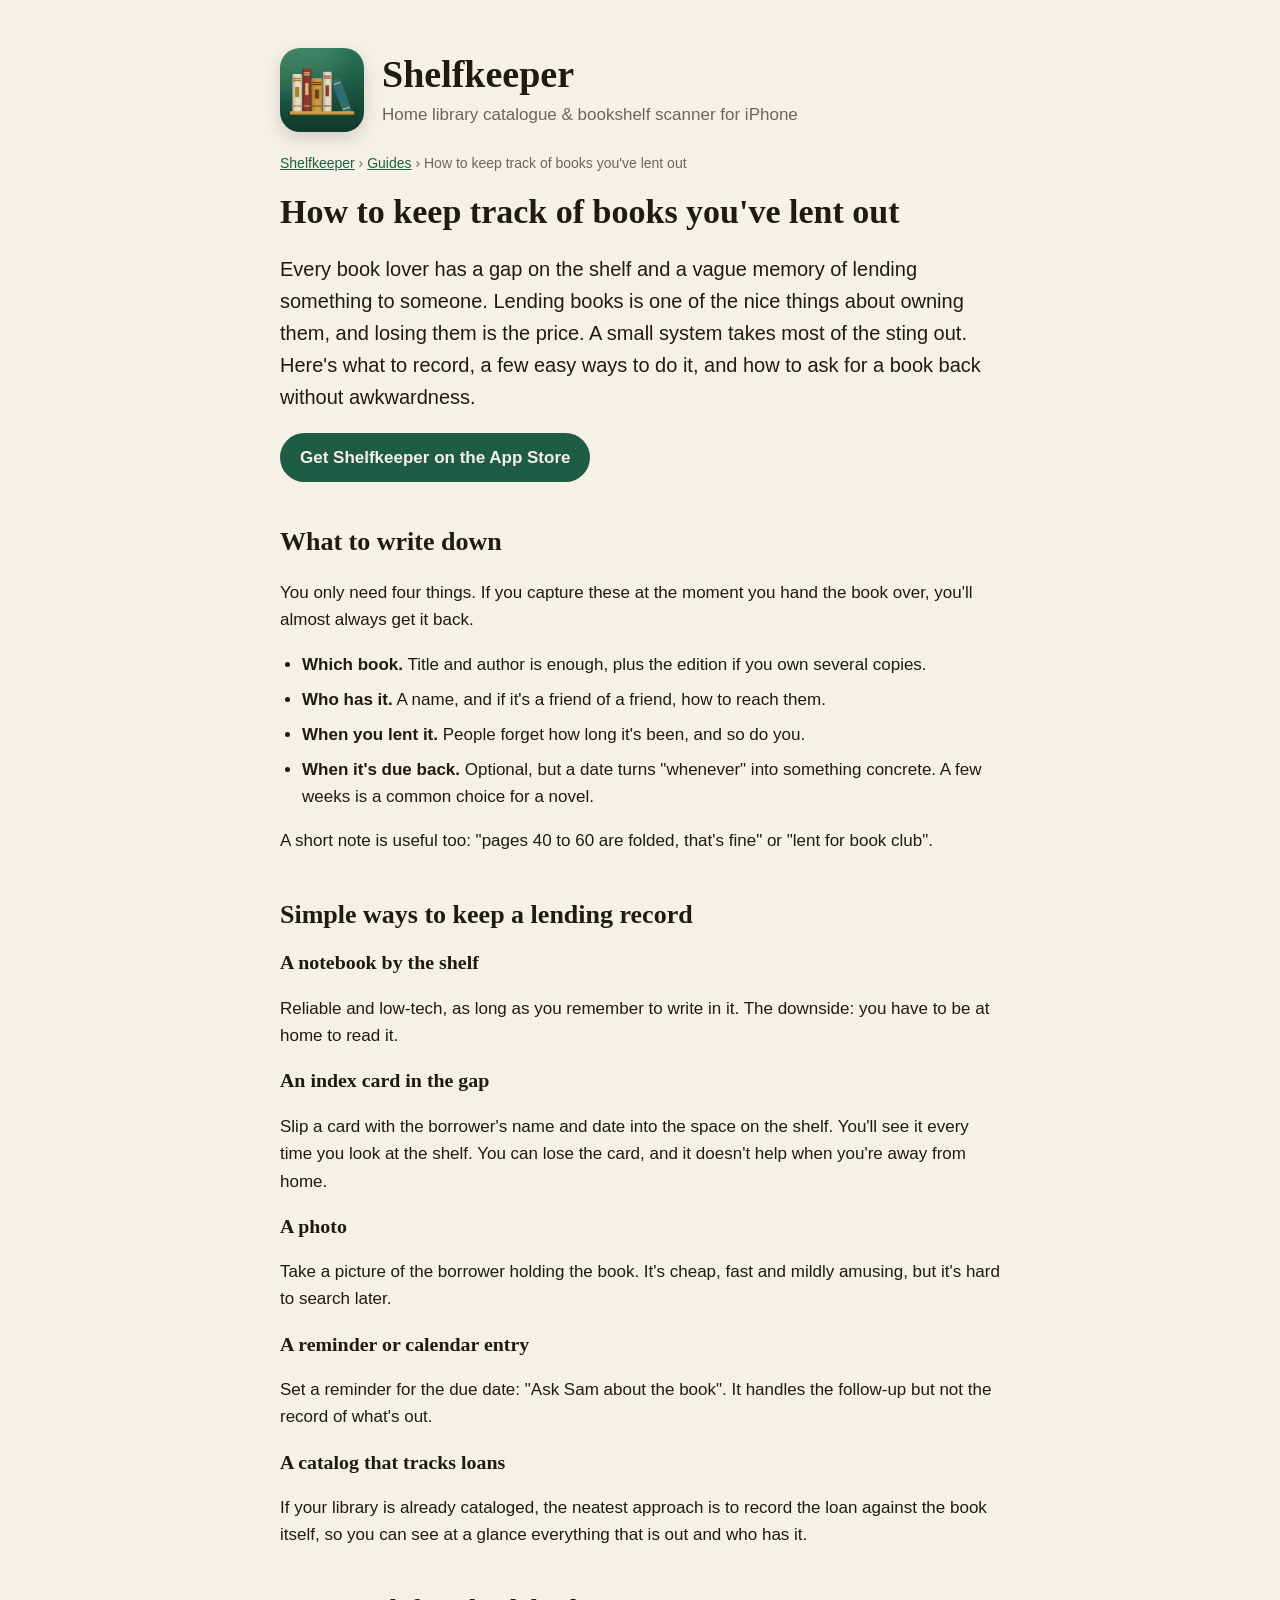
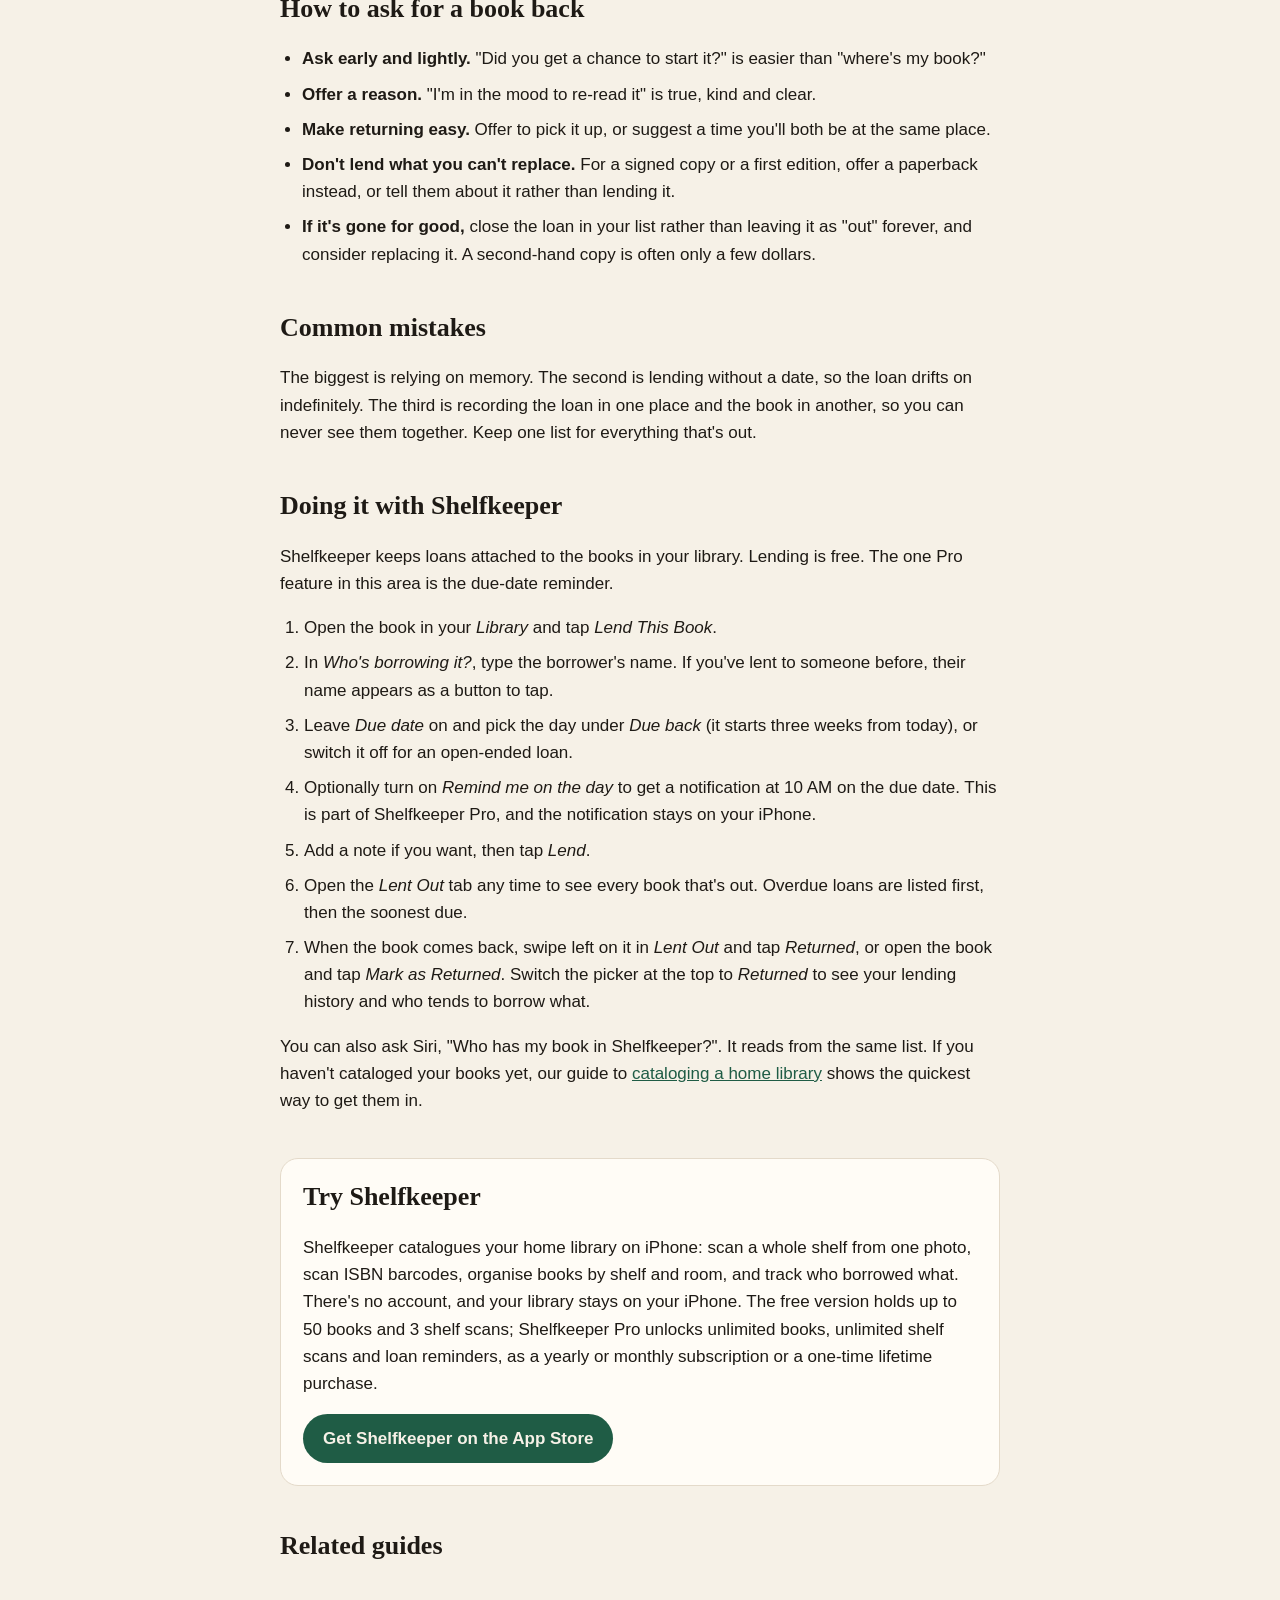
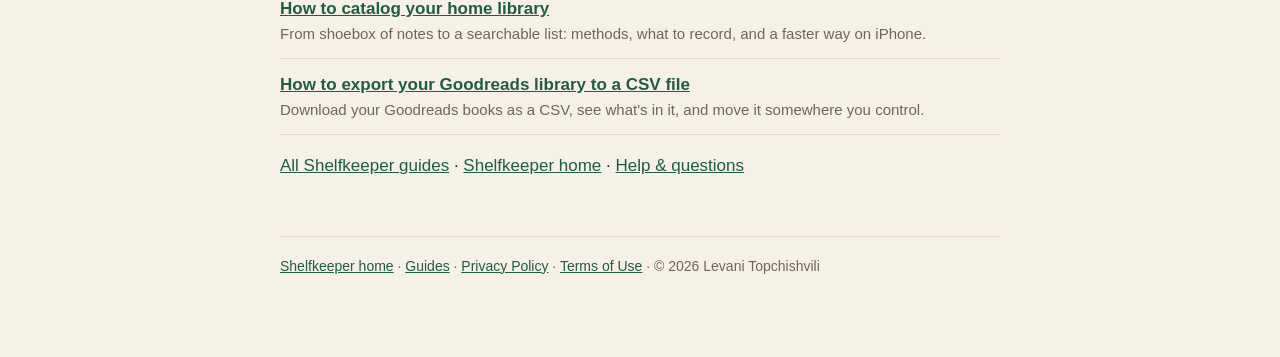
<file: docs/guides/how-to-keep-track-of-books-you-lend.html>
<!doctype html>
<html lang="en">
<head>
<meta charset="utf-8">
<meta name="viewport" content="width=device-width, initial-scale=1">
<title>How to Keep Track of Books You&#x27;ve Lent Out – Shelfkeeper</title>
<meta name="description" content="Lent a book and can&#x27;t remember who has it? Simple ways to keep a lending record, what to write down, how to ask for it back, and how to do it in Shelfkeeper.">
<link rel="canonical" href="https://levan2002.github.io/shelfkeeper/guides/how-to-keep-track-of-books-you-lend.html">
<link rel="icon" href="../icon.png">
<link rel="stylesheet" href="../style.css">
<meta property="og:type" content="article">
<meta property="og:title" content="How to Keep Track of Books You&#x27;ve Lent Out – Shelfkeeper">
<meta property="og:description" content="Lent a book and can&#x27;t remember who has it? Simple ways to keep a lending record, what to write down, how to ask for it back, and how to do it in Shelfkeeper.">
<meta property="og:url" content="https://levan2002.github.io/shelfkeeper/guides/how-to-keep-track-of-books-you-lend.html">
<meta property="og:site_name" content="Shelfkeeper">
<meta name="twitter:card" content="summary">
<meta name="apple-itunes-app" content="app-id=6817833890">
<script type="application/ld+json">
{
 "@context": "https://schema.org",
 "@type": "Article",
 "headline": "How to keep track of books you've lent out",
 "description": "Lent a book and can't remember who has it? Simple ways to keep a lending record, what to write down, how to ask for it back, and how to do it in Shelfkeeper.",
 "author": {
  "@type": "Person",
  "name": "Levani Topchishvili"
 },
 "publisher": {
  "@type": "Person",
  "name": "Levani Topchishvili"
 },
 "datePublished": "2026-10-05",
 "dateModified": "2026-10-05",
 "mainEntityOfPage": "https://levan2002.github.io/shelfkeeper/guides/how-to-keep-track-of-books-you-lend.html"
}
</script>
<script type="application/ld+json">
{
 "@context": "https://schema.org",
 "@type": "BreadcrumbList",
 "itemListElement": [
  {
   "@type": "ListItem",
   "position": 1,
   "name": "Shelfkeeper home",
   "item": "https://levan2002.github.io/shelfkeeper/"
  },
  {
   "@type": "ListItem",
   "position": 2,
   "name": "Guides",
   "item": "https://levan2002.github.io/shelfkeeper/guides/"
  },
  {
   "@type": "ListItem",
   "position": 3,
   "name": "How to keep track of books you've lent out",
   "item": "https://levan2002.github.io/shelfkeeper/guides/how-to-keep-track-of-books-you-lend.html"
  }
 ]
}
</script>
</head>
<body class="guide"><main>
<header><img src="../icon.png" alt=""><div><div class="g-brand"><a href="../">Shelfkeeper</a></div><p class="sub">Home library catalogue &amp; bookshelf scanner for iPhone</p></div></header>
<nav class="crumbs" aria-label="Breadcrumb"><a href="../">Shelfkeeper</a> <span aria-hidden="true">›</span> <a href="./">Guides</a> <span aria-hidden="true">›</span> How to keep track of books you&#x27;ve lent out</nav>
<article>
<h1>How to keep track of books you've lent out</h1>
<p class="lead">Every book lover has a gap on the shelf and a vague memory of lending something to someone. Lending books is one of the nice things about owning them, and losing them is the price. A small system takes most of the sting out. Here's what to record, a few easy ways to do it, and how to ask for a book back without awkwardness.</p>
<p class="g-cta-row"><a class="g-cta" href="https://apps.apple.com/app/id6817833890">Get Shelfkeeper on the App Store</a></p>

<h2>What to write down</h2>
<p>You only need four things. If you capture these at the moment you hand the book over, you'll almost always get it back.</p>
<ul class="tips">
<li><strong>Which book.</strong> Title and author is enough, plus the edition if you own several copies.</li>
<li><strong>Who has it.</strong> A name, and if it's a friend of a friend, how to reach them.</li>
<li><strong>When you lent it.</strong> People forget how long it's been, and so do you.</li>
<li><strong>When it's due back.</strong> Optional, but a date turns "whenever" into something concrete. A few weeks is a common choice for a novel.</li>
</ul>
<p>A short note is useful too: "pages 40 to 60 are folded, that's fine" or "lent for book club".</p>

<h2>Simple ways to keep a lending record</h2>
<h3>A notebook by the shelf</h3>
<p>Reliable and low-tech, as long as you remember to write in it. The downside: you have to be at home to read it.</p>
<h3>An index card in the gap</h3>
<p>Slip a card with the borrower's name and date into the space on the shelf. You'll see it every time you look at the shelf. You can lose the card, and it doesn't help when you're away from home.</p>
<h3>A photo</h3>
<p>Take a picture of the borrower holding the book. It's cheap, fast and mildly amusing, but it's hard to search later.</p>
<h3>A reminder or calendar entry</h3>
<p>Set a reminder for the due date: "Ask Sam about the book". It handles the follow-up but not the record of what's out.</p>
<h3>A catalog that tracks loans</h3>
<p>If your library is already cataloged, the neatest approach is to record the loan against the book itself, so you can see at a glance everything that is out and who has it.</p>

<h2>How to ask for a book back</h2>
<ul class="tips">
<li><strong>Ask early and lightly.</strong> "Did you get a chance to start it?" is easier than "where's my book?"</li>
<li><strong>Offer a reason.</strong> "I'm in the mood to re-read it" is true, kind and clear.</li>
<li><strong>Make returning easy.</strong> Offer to pick it up, or suggest a time you'll both be at the same place.</li>
<li><strong>Don't lend what you can't replace.</strong> For a signed copy or a first edition, offer a paperback instead, or tell them about it rather than lending it.</li>
<li><strong>If it's gone for good,</strong> close the loan in your list rather than leaving it as "out" forever, and consider replacing it. A second-hand copy is often only a few dollars.</li>
</ul>

<h2>Common mistakes</h2>
<p>The biggest is relying on memory. The second is lending without a date, so the loan drifts on indefinitely. The third is recording the loan in one place and the book in another, so you can never see them together. Keep one list for everything that's out.</p>

<h2>Doing it with Shelfkeeper</h2>
<p>Shelfkeeper keeps loans attached to the books in your library. Lending is free. The one Pro feature in this area is the due-date reminder.</p>
<ol class="steps">
<li>Open the book in your <em>Library</em> and tap <em>Lend This Book</em>.</li>
<li>In <em>Who's borrowing it?</em>, type the borrower's name. If you've lent to someone before, their name appears as a button to tap.</li>
<li>Leave <em>Due date</em> on and pick the day under <em>Due back</em> (it starts three weeks from today), or switch it off for an open-ended loan.</li>
<li>Optionally turn on <em>Remind me on the day</em> to get a notification at 10 AM on the due date. This is part of Shelfkeeper Pro, and the notification stays on your iPhone.</li>
<li>Add a note if you want, then tap <em>Lend</em>.</li>
<li>Open the <em>Lent Out</em> tab any time to see every book that's out. Overdue loans are listed first, then the soonest due.</li>
<li>When the book comes back, swipe left on it in <em>Lent Out</em> and tap <em>Returned</em>, or open the book and tap <em>Mark as Returned</em>. Switch the picker at the top to <em>Returned</em> to see your lending history and who tends to borrow what.</li>
</ol>
<p>You can also ask Siri, "Who has my book in Shelfkeeper?". It reads from the same list. If you haven't cataloged your books yet, our guide to <a href="how-to-catalog-your-home-library.html">cataloging a home library</a> shows the quickest way to get them in.</p>

<section class="g-end">
<h2>Try Shelfkeeper</h2>
<p>Shelfkeeper catalogues your home library on iPhone: scan a whole shelf from one photo, scan ISBN barcodes, organise books by shelf and room, and track who borrowed what. There's no account, and your library stays on your iPhone. The free version holds up to 50 books and 3 shelf scans; Shelfkeeper Pro unlocks unlimited books, unlimited shelf scans and loan reminders, as a yearly or monthly subscription or a one-time lifetime purchase.</p>
<p class="g-cta-row"><a class="g-cta" href="https://apps.apple.com/app/id6817833890">Get Shelfkeeper on the App Store</a></p>
</section>
<aside class="g-related">
<h2>Related guides</h2>
<ul>
<li><a href="how-to-catalog-your-home-library.html">How to catalog your home library</a><span>From shoebox of notes to a searchable list: methods, what to record, and a faster way on iPhone.</span></li>
<li><a href="how-to-export-your-goodreads-library.html">How to export your Goodreads library to a CSV file</a><span>Download your Goodreads books as a CSV, see what&#x27;s in it, and move it somewhere you control.</span></li>
</ul>
<p><a href="./">All Shelfkeeper guides</a> · <a href="../">Shelfkeeper home</a> · <a href="../#support">Help &amp; questions</a></p>
</aside>
</article>
<footer><a href="../">Shelfkeeper home</a> · <a href="./">Guides</a> · <a href="../privacy.html">Privacy Policy</a> · <a href="https://www.apple.com/legal/internet-services/itunes/dev/stdeula/">Terms of Use</a> · © 2026 Levani Topchishvili</footer>
</main></body></html>
</file>
<file: docs/style.css>
:root { --paper:#F6F1E7; --card:#FFFCF6; --ink:#1E1A15; --ink2:#6E655A; --accent:#1F5C45; --brass:#A87B22; --line:#E4DACA; }
@media (prefers-color-scheme: dark) { :root { --paper:#14110D; --card:#211C16; --ink:#F2EBDD; --ink2:#A99F90; --accent:#7CC4A0; --brass:#D9B062; --line:#3A3229; } }
* { box-sizing: border-box; }
body { margin:0; background:var(--paper); color:var(--ink); font: 17px/1.6 -apple-system, BlinkMacSystemFont, "Segoe UI", sans-serif; }
main { max-width: 760px; margin: 0 auto; padding: 48px 20px 80px; }
header { display:flex; align-items:center; gap:18px; margin-bottom: 28px; }
header img { width:84px; height:84px; border-radius: 20px; box-shadow: 0 6px 18px rgba(0,0,0,.15); }
h1, h2, h3 { font-family: "New York", "Iowan Old Style", Georgia, serif; line-height:1.2; }
h1 { font-size: 38px; margin: 0; }
h2 { font-size: 26px; margin-top: 44px; }
.sub { color: var(--ink2); margin: 4px 0 0; }
.card { background: var(--card); border:1px solid var(--line); border-radius: 18px; padding: 20px 24px; margin: 16px 0; }
a { color: var(--accent); }
details { background: var(--card); border:1px solid var(--line); border-radius: 14px; padding: 14px 18px; margin: 10px 0; }
summary { font-weight: 600; cursor: pointer; }
footer { color: var(--ink2); font-size: 14px; margin-top: 56px; border-top:1px solid var(--line); padding-top: 18px; }
ul { padding-left: 22px; }

/* guides */
header .g-brand{font:600 38px/1.2 "New York","Iowan Old Style",Georgia,serif}
header .g-brand a{color:var(--ink);text-decoration:none}
.crumbs{font-size:14px;color:var(--ink2);margin:-8px 0 18px}
.guide article h1{font-size:34px;margin-top:0}
@media (max-width:480px){.guide article h1{font-size:28px}header .g-brand{font-size:30px}header img{width:64px;height:64px}}
.lead{font-size:20px}
.g-cta{display:inline-block;background:var(--accent);color:var(--paper);font-weight:600;text-decoration:none;padding:11px 20px;border-radius:999px}
.g-cta-row{margin:14px 0}
.g-end{background:var(--card);border:1px solid var(--line);border-radius:18px;padding:6px 22px 8px;margin-top:44px}
.g-end h2{margin-top:16px}
.g-list,.g-related ul{list-style:none;padding:0}
.g-list li,.g-related li{padding:12px 0;border-bottom:1px solid var(--line)}
.g-list a,.g-related li a{font-weight:600;display:block}
.g-list span,.g-related li span{display:block;color:var(--ink2);font-size:15px}
ol.steps li,ul.tips li{margin:8px 0}
ol.steps{padding-left:24px}
</file>
